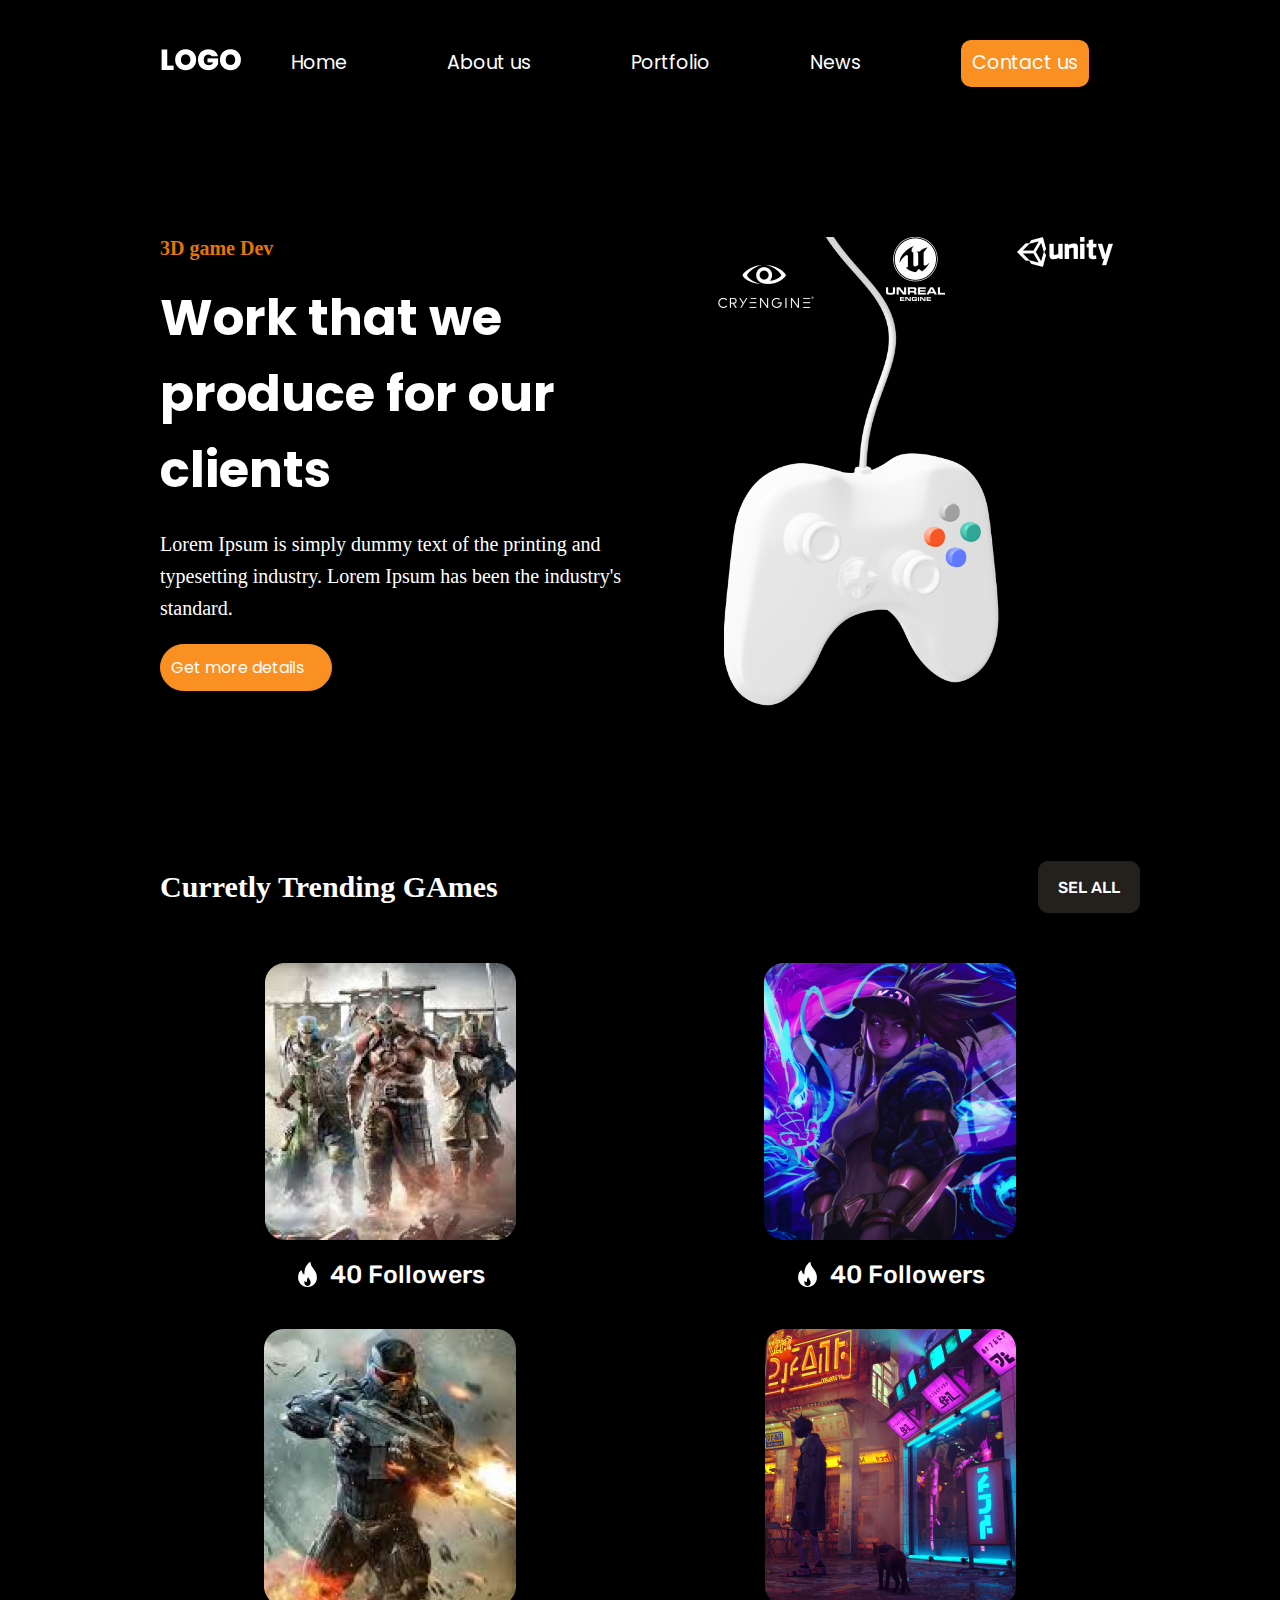
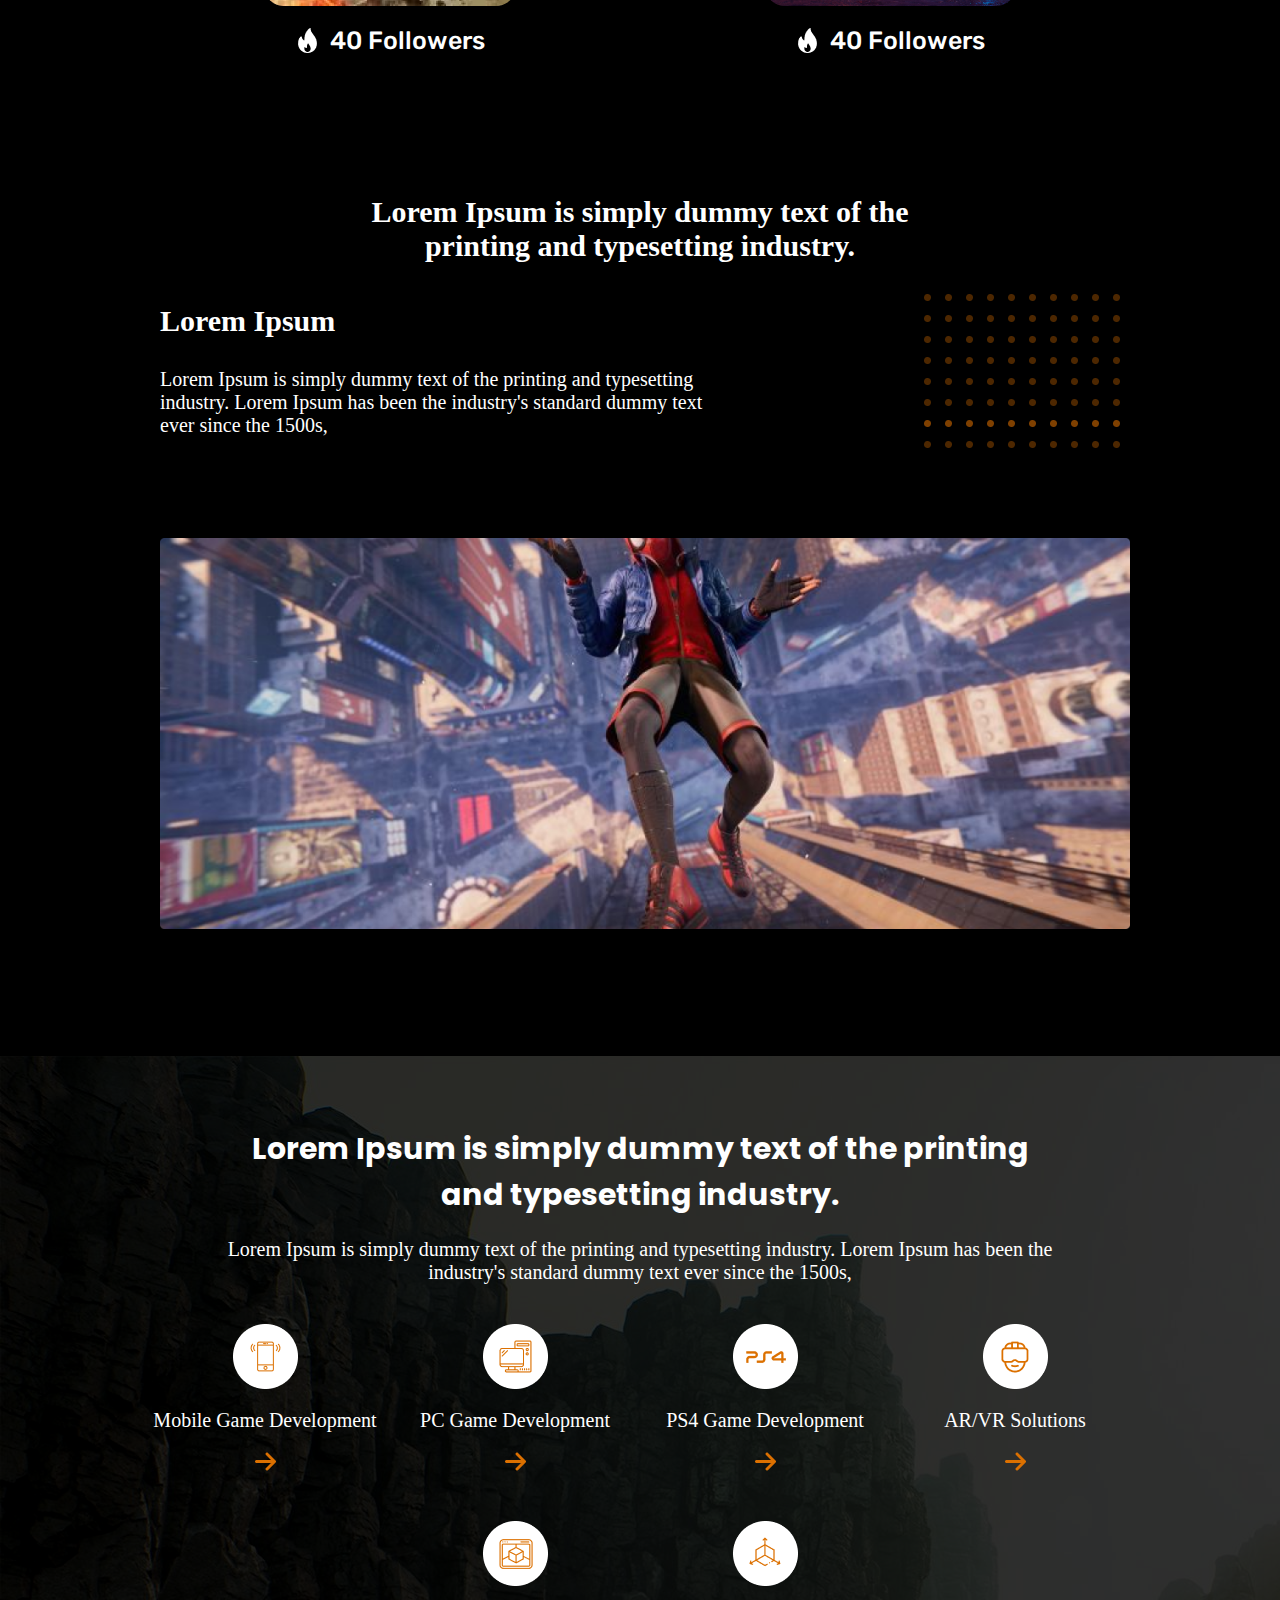
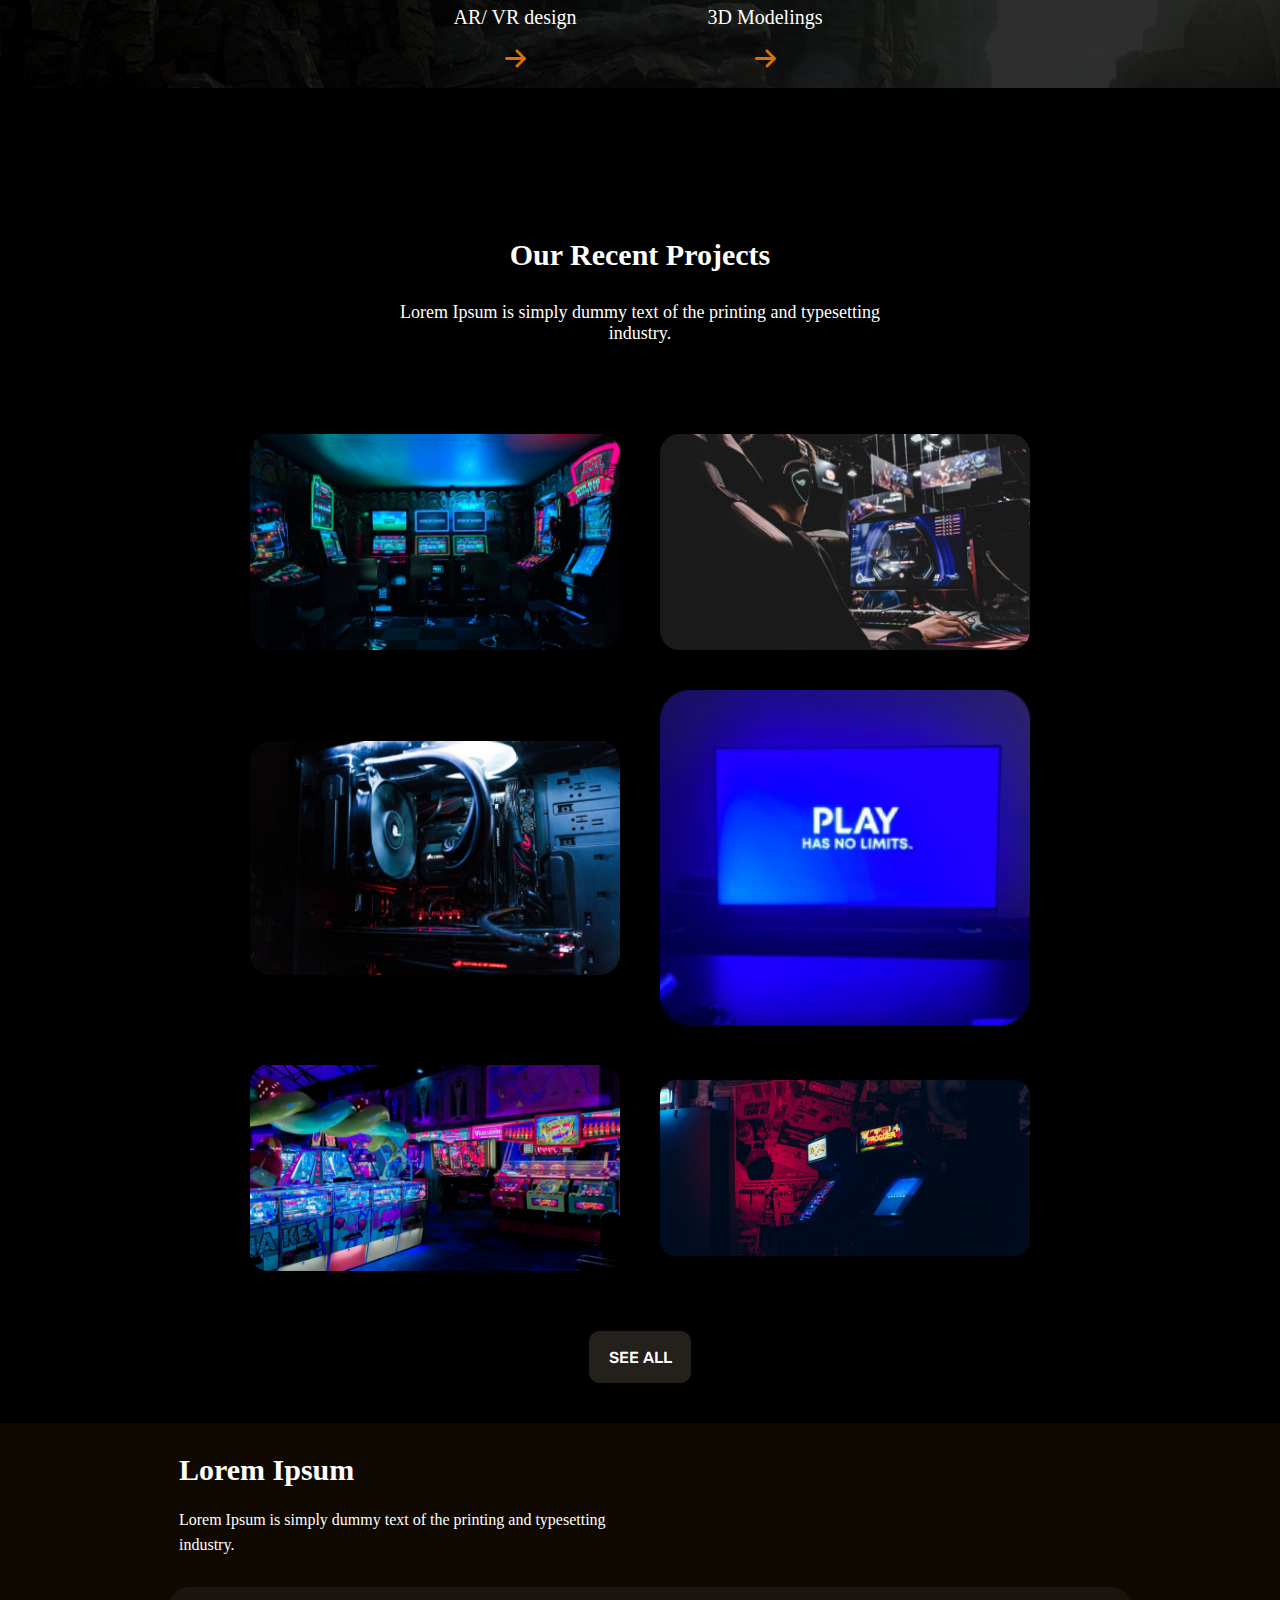
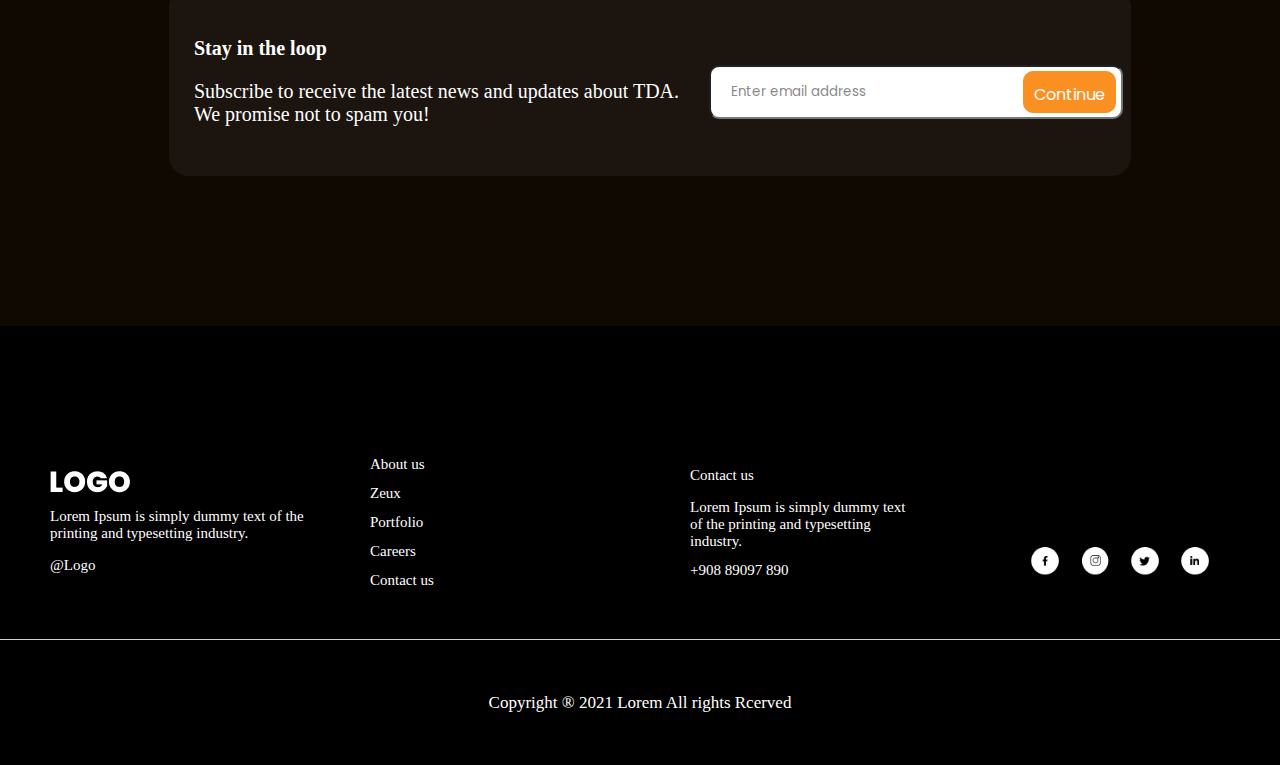
<file: index.html>
<!DOCTYPE html>
<html>
<head>
    <link href="assets/CSS/estilo.css" rel="stylesheet">
    <meta charset="UTF-8">
    <link rel="preconnect" href="https://fonts.googleapis.com">
    <link rel="preconnect" href="https://fonts.gstatic.com" crossorigin>
    <link href="https://fonts.googleapis.com/css2?family=Montserrat:wght@300;400;600;700&family=Open+Sans:ital@0;1&family=Oswald:wght@400;700&family=Poppins:wght@300;400;500;600;700&display=swap" rel="stylesheet">
    <link rel="preconnect" href="https://fonts.googleapis.com">
    <link rel="preconnect" href="https://fonts.gstatic.com" crossorigin>
    <link href="https://fonts.googleapis.com/css2?family=Montserrat:wght@300;400;600;700&family=Open+Sans:ital@0;1&family=Oswald:wght@400;700&family=Poppins:wght@300;400;500;600;700&family=Rubik:wght@400;500;700&display=swap" rel="stylesheet">
    <meta name="viewport" content="width=device-width, initial-scale=1.0">
    <title>Gaming Platform</title>
</head>
<body>
    <header>
        <div class="header-area">
            <div class="header-logo"><img src="assets/Imagens/Logo/LOGO.png"> </div>
            <div class="header-menu">
                <nav>
                    <ul>
                        <li><a href="index.html" >Home</a></li>
                        <li><a href="assets/paginas/About us.html" >About us</a></li>
                        <LI><a href="assets/paginas/Portifolio.html" >Portfolio</a></LI>
                        <li><a href="assets/paginas/news.html" >News</a></li>
                        <li><a href="assets/paginas/contactus.html" class="active" >Contact us</a></li>                  
                    </ul>
                    <div class="menu">
                        <div class="menu-linha"></div>
                        <div class="menu-linha"></div>
                        <div class="menu-linha"></div>
                    </div>
                </nav>
            </div>
        </div>
    </header>
    <main>
        <section class="container">
            <div class="container-conteudo">
                <div class="area1">
                    <div class="area1-text">
                        <h1>3D game Dev </h1>
                        <h2>Work that we<br>produce for our <br> clients</h2>
                        <p>Lorem Ipsum is simply dummy text of the printing and typesetting industry. Lorem Ipsum has been the industry's standard.</p>
                        <a href="" class="button">Get more details</a>
                    </div>
                    <div class="area1-img">
                        <div class="img1"><img src="assets/Imagens/Logo/cry 1.png"></div>
                        <div class="img2"><img src="assets/Imagens/Logo/unreal 1.png"></div>
                        <div class="img3"><img src="assets/Imagens/Logo/unity 1.png"></div>
                    </div>
                </div>
            </div>
        </section>
        <section class="container">
            <div class="container-conteudo">
                <div class="thumb-text">
                    <h1>Curretly Trending GAmes</h1>
                    <a href="" class="button-dark">Sel All</a>
                </div>
                <div class="thumb-img">
                    <div class="thumb-img-area">
                        <img src="assets/Imagens/Home/img/Rectangle 23.png">
                        <div class="thumb-img-area-item">
                            <img src="assets/Imagens/Home/icones/fire 1.png">
                            <h1>40 Followers</h1>
                        </div>
                    </div>
                    <div class="thumb-img-area">
                        <img src="assets/Imagens/Home/img/Rectangle 24.png">
                        <div class="thumb-img-area-item">
                            <img src="assets/Imagens/Home/icones/fire 1.png">
                            <h1>40 Followers</h1>
                        </div>
                    </div>
                    <div class="thumb-img-area">
                        <img src="assets/Imagens/Home/img/Rectangle 25.png">
                        <div class="thumb-img-area-item">
                            <img src="assets/Imagens/Home/icones/fire 1.png">
                            <h1 >40 Followers</h1>
                        </div>
                    </div>
                    <div class="thumb-img-area">
                        <img src="assets/Imagens/Home/img/Rectangle 26.png">
                        <div class="thumb-img-area-item">
                            <img src="assets/Imagens/Home/icones/fire 1.png">
                            <h1>40 Followers</h1>
                        </div>
                    </div>
                </div>
            </div>
        </section>

        <section class="container">
            <div class="container-conteudo">
                <div class="area3">
                    <div class="area3-header">
                        <h1>Lorem Ipsum is simply dummy text of the<br> printing and typesetting industry.</h1>
                    </div>
                    <div class="area3-body">
                        <div class="area3-item1">
                            <div class="area3-item1-text">
                                <h1>Lorem Ipsum</h1>
                                <p>Lorem Ipsum is simply dummy text of the printing and typesetting industry. Lorem Ipsum has been the industry's standard dummy text ever since the 1500s,</p>
                            </div> 
                            <img src="assets/Imagens/Home/icones/pontilhado.png" >
                        </div>
                        <img src="assets/Imagens/Home/img/Rectangle 4.png">
                    </div>
                </div>
                </div>
        </section>
        <section class="container bg">
            <div class="container bg2">
                <div class="container-conteudo">
                    <div class="plataform-header">
                        <div class="plataform-header-item1">
                            <H2>Lorem Ipsum is simply dummy text of the printing<br>and typesetting industry.</H2>
                            <P>Lorem Ipsum is simply dummy text of the printing and typesetting industry. Lorem Ipsum has been the<br> industry's standard dummy text ever since the 1500s,</P>
                        </div>
                    </div>
                    <div class="plataform-body">
                        <div class="plataform-body-area">
                            <div class="banner-area1">
                                <img src="assets/Imagens/Home/icones/celular.png">
                                <p>Mobile Game Development</p>
                                <img  class="seta" src="assets/Imagens/Home/icones/seta direita.png">
                            </div>
                            <div class="banner-area1">
                                <img src="assets/Imagens/Home/icones/Computador.png">
                                <p>PC Game Development</p>
                                <img class="seta" src="assets/Imagens/Home/icones/seta direita.png">
                            </div>
                            <div class="banner-area1">
                                <img src="assets/Imagens/Home/icones/ps4.png">
                                <p>PS4 Game Development</p>
                                <img class="seta" src="assets/Imagens/Home/icones/seta direita.png">
                            </div>
                            <div class="banner-area1">
                                <img src="assets/Imagens/Home/icones/rosto.png">
                                <p>AR/VR Solutions</p>
                                <img class="seta" src="assets/Imagens/Home/icones/seta direita.png">
                            </div>
                            <div class="banner-area1 item1">
                                <img src="assets/Imagens/Home/icones/modelagem1.png">
                                <p>AR/ VR design</p>
                                <img class="seta" src="assets/Imagens/Home/icones/seta direita.png">
                            </div>
                            <div class="banner-area1 item2">
                                <img src="assets/Imagens/Home/icones/modelagem2.png">
                                <p>3D Modelings</p>
                                <img class="seta" src="assets/Imagens/Home/icones/seta direita.png">
                            </div>
                        </div>
                    </div>
                </div>
            </div>
        </section>
        <section class="container">
            <div class="container-conteudo">
                <div class="our-projects-header">
                    <div class="our-projects-header-area">
                        <h1>Our Recent Projects</h1>
                        <p>Lorem Ipsum is simply dummy text of the printing and typesetting <br>industry.</p>
                    </div>
                </div>
                <div class="OurRecentProjects-body">
                    <div class="OurRecentProjects-body-area">
                        <div class="OurRecentProjects-item1">
                            <img src="assets/Imagens/Home/img/Rectangle 15.png">
                            <img src="assets/Imagens/Home/img/Rectangle 16.png">
                            <img src="assets/Imagens/Home/img/Rectangle 17.png">
                            <img src="assets/Imagens/Home/img/Rectangle 19.png">
                            <img src="assets/Imagens/Home/img/Rectangle 18.png">
                            <img src="assets/Imagens/Home/img/Rectangle 20.png">
                        </div>
                        <a class="button-dark Projects" href="">SEE ALL</a>
                    </div>
                </div>
            </div>
        </section>
        <section class="container dois">
            <div class="container-final">
                <div class="container-header-final">
                    <h1>Lorem Ipsum</h1>
                    <p>Lorem Ipsum is simply dummy text of the printing and typesetting <br>industry.</p>
                </div>
                <div class="container-body-final">
                   <div class="final-text">
                    <h1>Stay in the loop</h1>
                    <p>Subscribe to receive the latest news and updates about TDA.<br>We promise not to spam you! </p>
                   </div>
                   <div class="final-email">
                        <input type="email" name="email" placeholder="Enter email address">
                        <a class="button email" href="">Continue</a>
                   </div>
                </div>
            </div>
        </section>
    </main>
    <footer>
            <div class="container-footer">
                <div class="container-footer-header">
                    <div class="footer">
                        <img src="assets/Imagens/Logo/LOGO.png">
                        <p>Lorem Ipsum is simply dummy text of the <br>printing and typesetting industry. </p>
                        <h3>@Logo</h2>
                    </div>
                    <div class="footer">
                        <h1>About us</h1>
                        <h2>Zeux</h2>
                        <h2>Portfolio</h2>
                        <h2>Careers</h2>
                        <h2>Contact us</h2>
                    </div>
                    <div class="footer">
                        <h1>Contact us</h1>
                        <p>Lorem Ipsum is simply dummy text <br>of the printing and typesetting <br>industry. </p>
                        <h2>+908 89097 890</h2>
                    </div>
                    <div class="footer1">
                        <img src="assets/Imagens/Logo/Group 5.png">
                        <img src="assets/Imagens/Logo/instagram com circulo branco.png">
                        <img src="assets/Imagens/Logo/twiter.png">
                        <img src="assets/Imagens/Logo/linkdein.png">
                    </div>
                </div>
            </div>
            <div class="container-footer-final">
                <h1>Copyright ® 2021 Lorem All rights Rcerved</h1>
            </div>
    </footer>
        <script src="assets/JS/scrpit.js"></script>
</body>
</html>
</file>
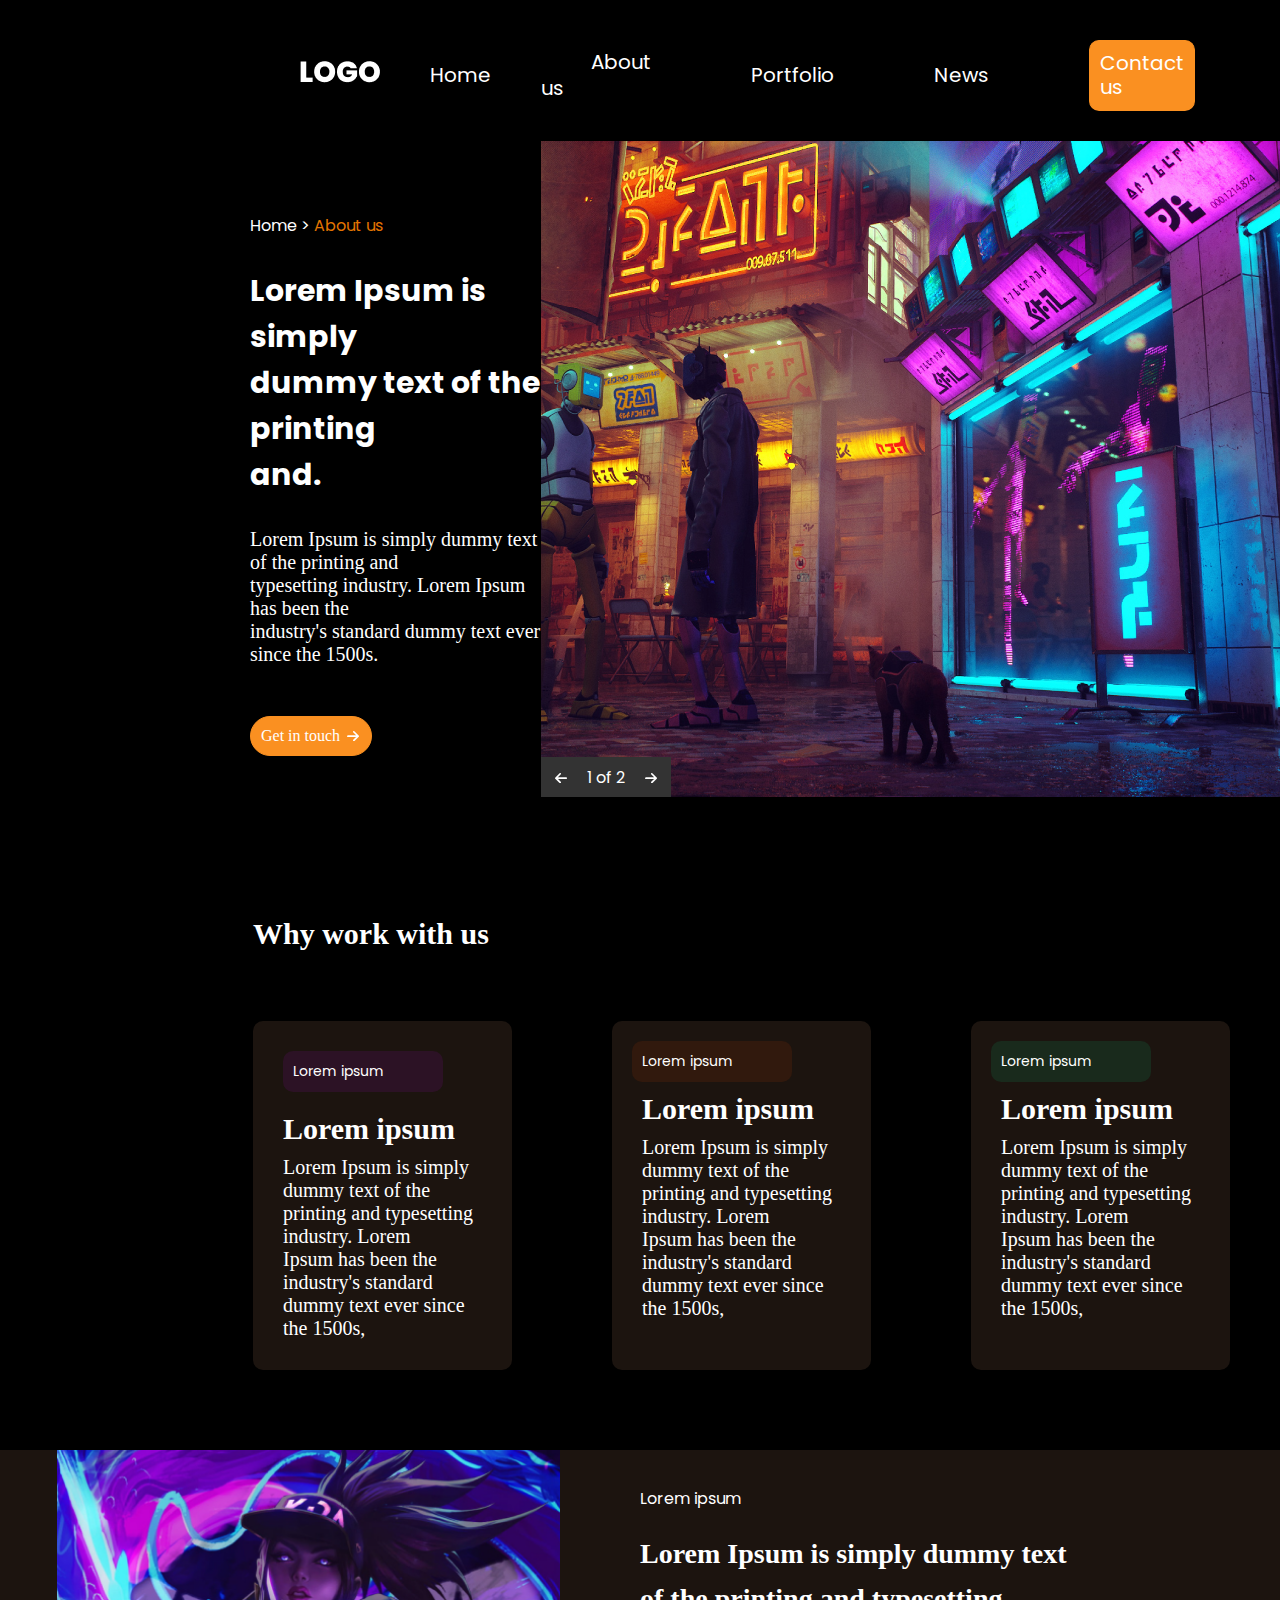
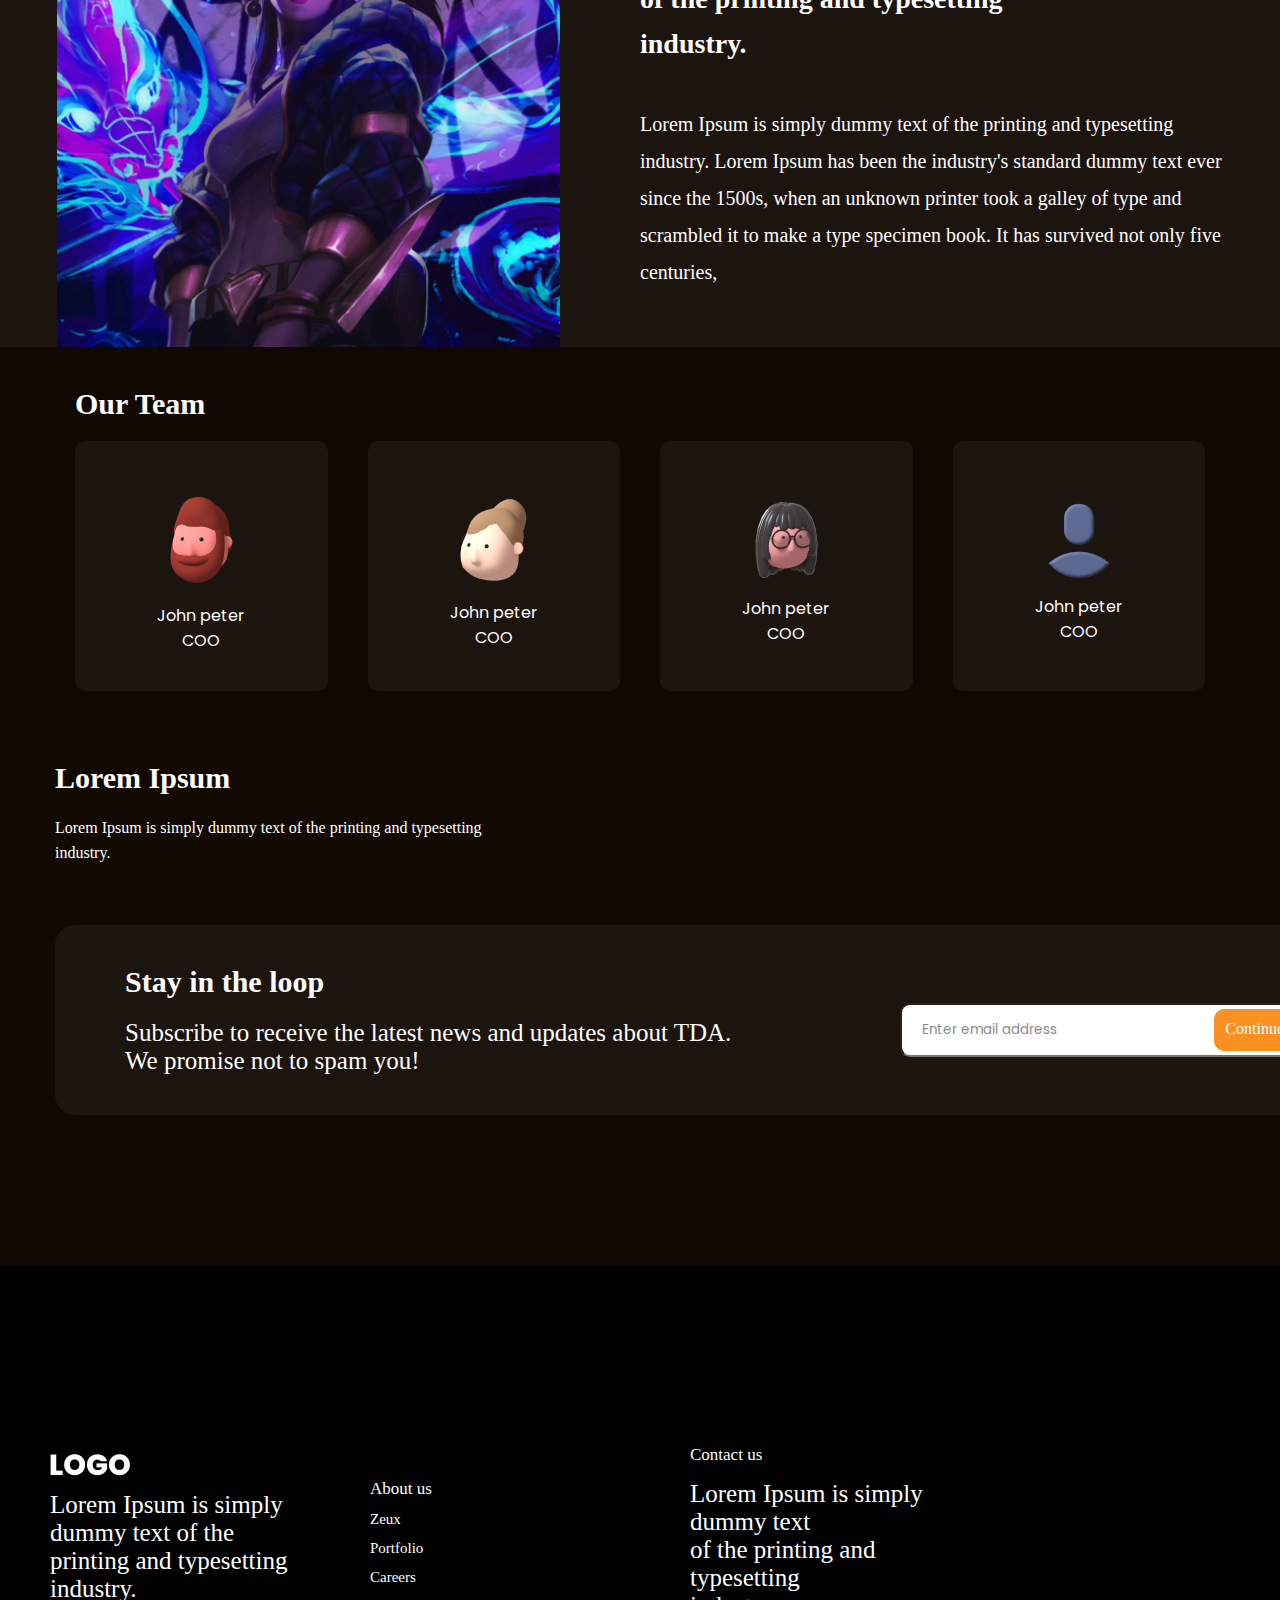
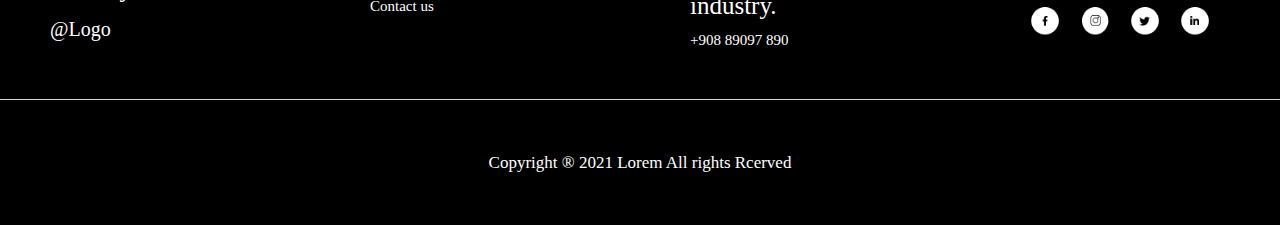
<file: assets/paginas/about us.html>
<!DOCTYPE html>
<html>
<head>
    <link href="../CSS/about us/estilo.css" rel="stylesheet">
    <meta charset="UTF-8">
    <link rel="preconnect" href="https://fonts.googleapis.com">
    <link rel="preconnect" href="https://fonts.gstatic.com" crossorigin>
    <link href="https://fonts.googleapis.com/css2?family=Montserrat:wght@300;400;600;700&family=Open+Sans:ital@0;1&family=Oswald:wght@400;700&family=Poppins:wght@300;400;500;600;700&display=swap" rel="stylesheet">
    <link rel="preconnect" href="https://fonts.googleapis.com">
    <link rel="preconnect" href="https://fonts.gstatic.com" crossorigin>
    <link href="https://fonts.googleapis.com/css2?family=Montserrat:wght@300;400;600;700&family=Open+Sans:ital@0;1&family=Oswald:wght@400;700&family=Poppins:wght@300;400;500;600;700&family=Rubik:wght@400;500;700&display=swap" rel="stylesheet">
    <meta name="viewport" content="width=device-width, initial-scale=1.0">
    <title>Gaming Platform</title>
</head>
<body>
    <header>
        <div class="header-area">
            <div class="header-logo"><img src="../Imagens/Logo/LOGO.png"> </div>
            <div class="header-menu">
                <nav>
                    <div class="menu-mobile">
                        <div class="menu-linha"></div>
                        <div class="menu-linha"></div>
                        <div class="menu-linha"></div>
                    </div>
                    <ul>
                        <li><a href="../../index.html" >Home</a></li>
                        <li><a href="../paginas/About us.html" >About us</a></li>
                        <LI><a href="../paginas/Portifolio.html" >Portfolio</a></LI>
                        <li><a href="../paginas/news.html" >News</a></li>
                        <li><a href="../paginas/contactus.html" class="active" >Contact us</a></li>               
                    </ul>
                </nav>
            </div>
        </div>
    </header>
    <main>
        <section class="container-width">
                <div class="foto">
                    <div class="foto-text">
                        <div class="foto-text-link">
                            <a href="">Home ></a>
                            <a href="" class="link">About us</a>
                        </div>
                        <h2>Lorem Ipsum is simply <br>dummy text of the printing<br> and.</h2>
                        <p>Lorem Ipsum is simply dummy text of the printing and <br> typesetting industry. Lorem Ipsum has been the<br> industry's standard dummy text ever since the 1500s.</p>
                        <div class="foto-text-button">
                            <a href="" class="button">Get in touch </a>
                            <a href=""> <img src="../Imagens/about us/icones/flexa para direita.png"> </a>
                        </div>
                    </div>
                    <div class="foto-img">
                        <div class="foto-img-text">
                            <img src="../Imagens/about us/icones/flexa para esquerda.png">
                            <h3>1 of 2</h3>
                            <img src="../Imagens/about us/icones/flexa para direita.png">
                        </div>
                        <img class="fotos" src="../Imagens/about us/img/Rectangle 26.png">
                    </div>
                </div>
        </section>

        <section class="container-width">
                <div class="descrição">
                    <div class="descrição-titulo"><h1>Why work with us</h1></div>
                    <div class="descrição-body">
                        <div class="descrição-item-area1">
                            <h3 class="color1">Lorem ipsum</h3>
                            <h1>Lorem ipsum</h1>
                            <p>Lorem Ipsum is simply dummy text of the<br>printing and typesetting industry. Lorem <br>Ipsum has been the industry's standard<br> dummy text ever since the 1500s,</p>
                        </div>
                        <div class="descrição-item-area2">
                            <h3 class="color2">Lorem ipsum</h3>
                            <h1>Lorem ipsum</h1>
                            <p>Lorem Ipsum is simply dummy text of the<br>printing and typesetting industry. Lorem <br>Ipsum has been the industry's standard<br> dummy text ever since the 1500s,</p>
                        </div>
                        <div class="descrição-item-area3">
                            <h3 class="color3">Lorem ipsum</h3>
                            <h1>Lorem ipsum</h1>
                            <p>Lorem Ipsum is simply dummy text of the<br>printing and typesetting industry. Lorem <br>Ipsum has been the industry's standard<br> dummy text ever since the 1500s,</p>
                        </div>
                    </div>
                </div>
        </section>
         
        <section class="container-width color">
            <div class="container-conteudo">
                <div class="industry-body">
                    <div class="industry-img"><img src="../Imagens/about us/img/Rectangle 24.png"> </div>
                    <div class="industry-text">
                        <h3>Lorem ipsum</h3>
                        <h1>Lorem Ipsum is simply dummy text<br> of the printing and typesetting<br> industry. </h1>
                        <p>Lorem Ipsum is simply dummy text of the printing and typesetting industry. Lorem Ipsum has been the industry's standard dummy text ever since the 1500s, when an unknown printer took a galley of type and scrambled it to make a type specimen book. It has survived not only five centuries,</p>
                    </div>
                </div>
            </div>
        </section>

            <section class="container-width2">
                    <div class="our-team">
                        <div class="our-team-titulo"><h1>Our Team</h1></div>
                        <div class="our-team-body">
                            <div class="our-team-area">
                                <div class="our-team-item1">
                                    <img src="../Imagens/about us/icones/Bill 1.png">
                                    <h3>John peter</h3>
                                    <h3>COO</h3>
                                </div>
                                <div class="our-team-item1">
                                    <img src="../Imagens/about us/icones/Beverly 1.png ">
                                    <h3>John peter</h3>
                                    <h3>COO</h3>
                                </div>
                                <div class="our-team-item1">
                                    <img src="../Imagens/about us/icones/Claudia 1.png ">
                                    <h3>John peter</h3>
                                    <h3>COO</h3>
                                </div>
                                <div class="our-team-item1">
                                    <img src="../Imagens/about us/icones/Avatar 1.png">
                                    <h3>John peter</h3>
                                    <h3>COO</h3>
                                </div>
                            </div>
                        </div>
                    </div>
            </section>
    
        <section class="color">
            <section class="container">
                <div class="container-final">
                    <div class="container-header-final">
                        <h1>Lorem Ipsum</h1>
                        <p>Lorem Ipsum is simply dummy text of the printing and typesetting <br>industry.</p>
                    </div>
                    <div class="container-body-final">
                       <div class="final-text">
                        <h1>Stay in the loop</h1>
                        <p>Subscribe to receive the latest news and updates about TDA.<br>We promise not to spam you! </p>
                       </div>
                       <div class="final-email">
                            <input type="email" name="email" placeholder="Enter email address">
                            <a class="button email" href="">Continue</a>
                       </div>
                    </div>
                </div>
            </section>
        </section>

    </main>

    <footer>
        <div class="container-footer">
            <div class="container-footer-header">
                <div class="footer">
                    <img src="../Imagens/Logo/LOGO.png">
                    <p>Lorem Ipsum is simply dummy text of the <br>printing and typesetting industry. </p>
                    <h3>@Logo</h2>
                </div>
                <div class="footer">
                    <h1>About us</h1>
                    <h2>Zeux</h2>
                    <h2>Portfolio</h2>
                    <h2>Careers</h2>
                    <h2>Contact us</h2>
                </div>
                <div class="footer">
                    <h1>Contact us</h1>
                    <p>Lorem Ipsum is simply dummy text <br>of the printing and typesetting <br>industry. </p>
                    <h2>+908 89097 890</h2>
                </div>
                <div class="footer1">
                    <img src="../Imagens/Logo/Group 5.png">
                    <img src="../Imagens/Logo/instagram com circulo branco.png">
                    <img src="../Imagens/Logo/twiter.png">
                    <img src="../Imagens/Logo/linkdein.png">
                </div>
            </div>
        </div>
        <div class="container-footer-final">
            <h1>Copyright ® 2021 Lorem All rights Rcerved</h1>
        </div>
</footer>

</body>

</html>
</file>
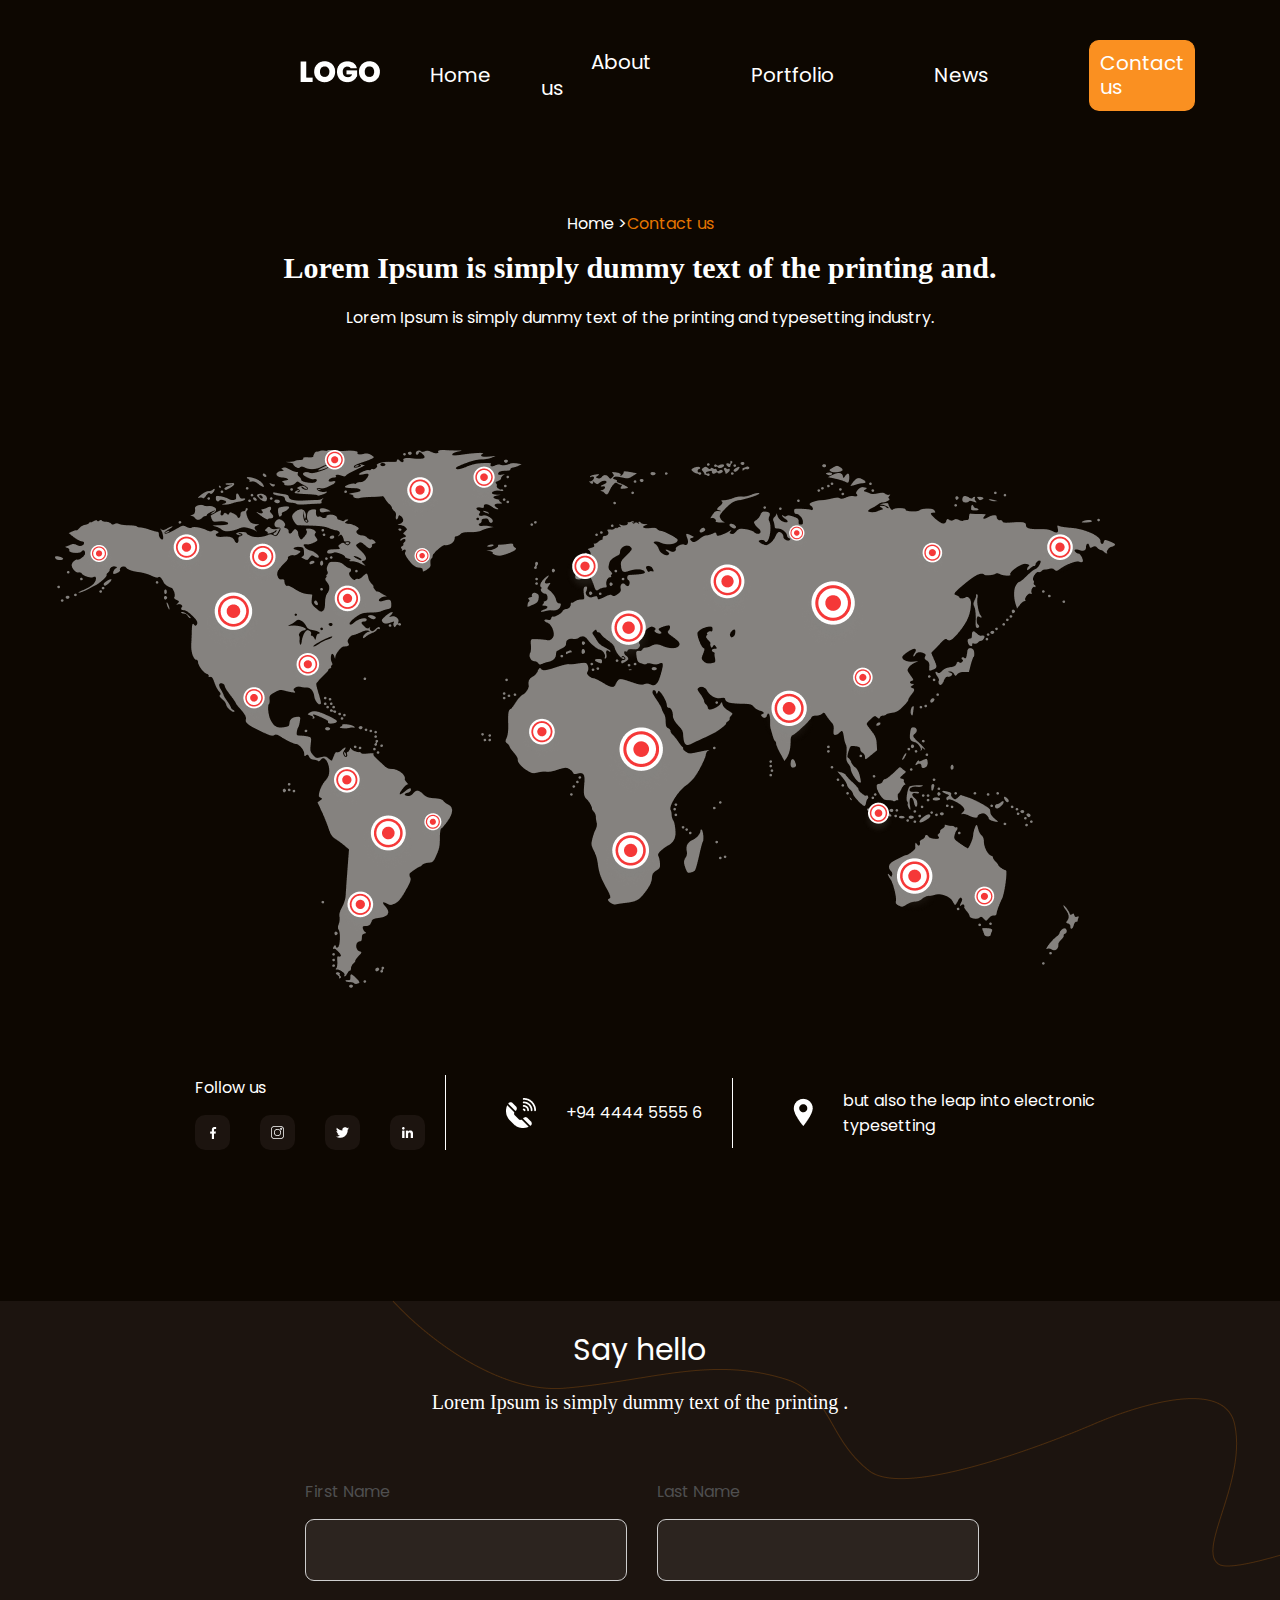
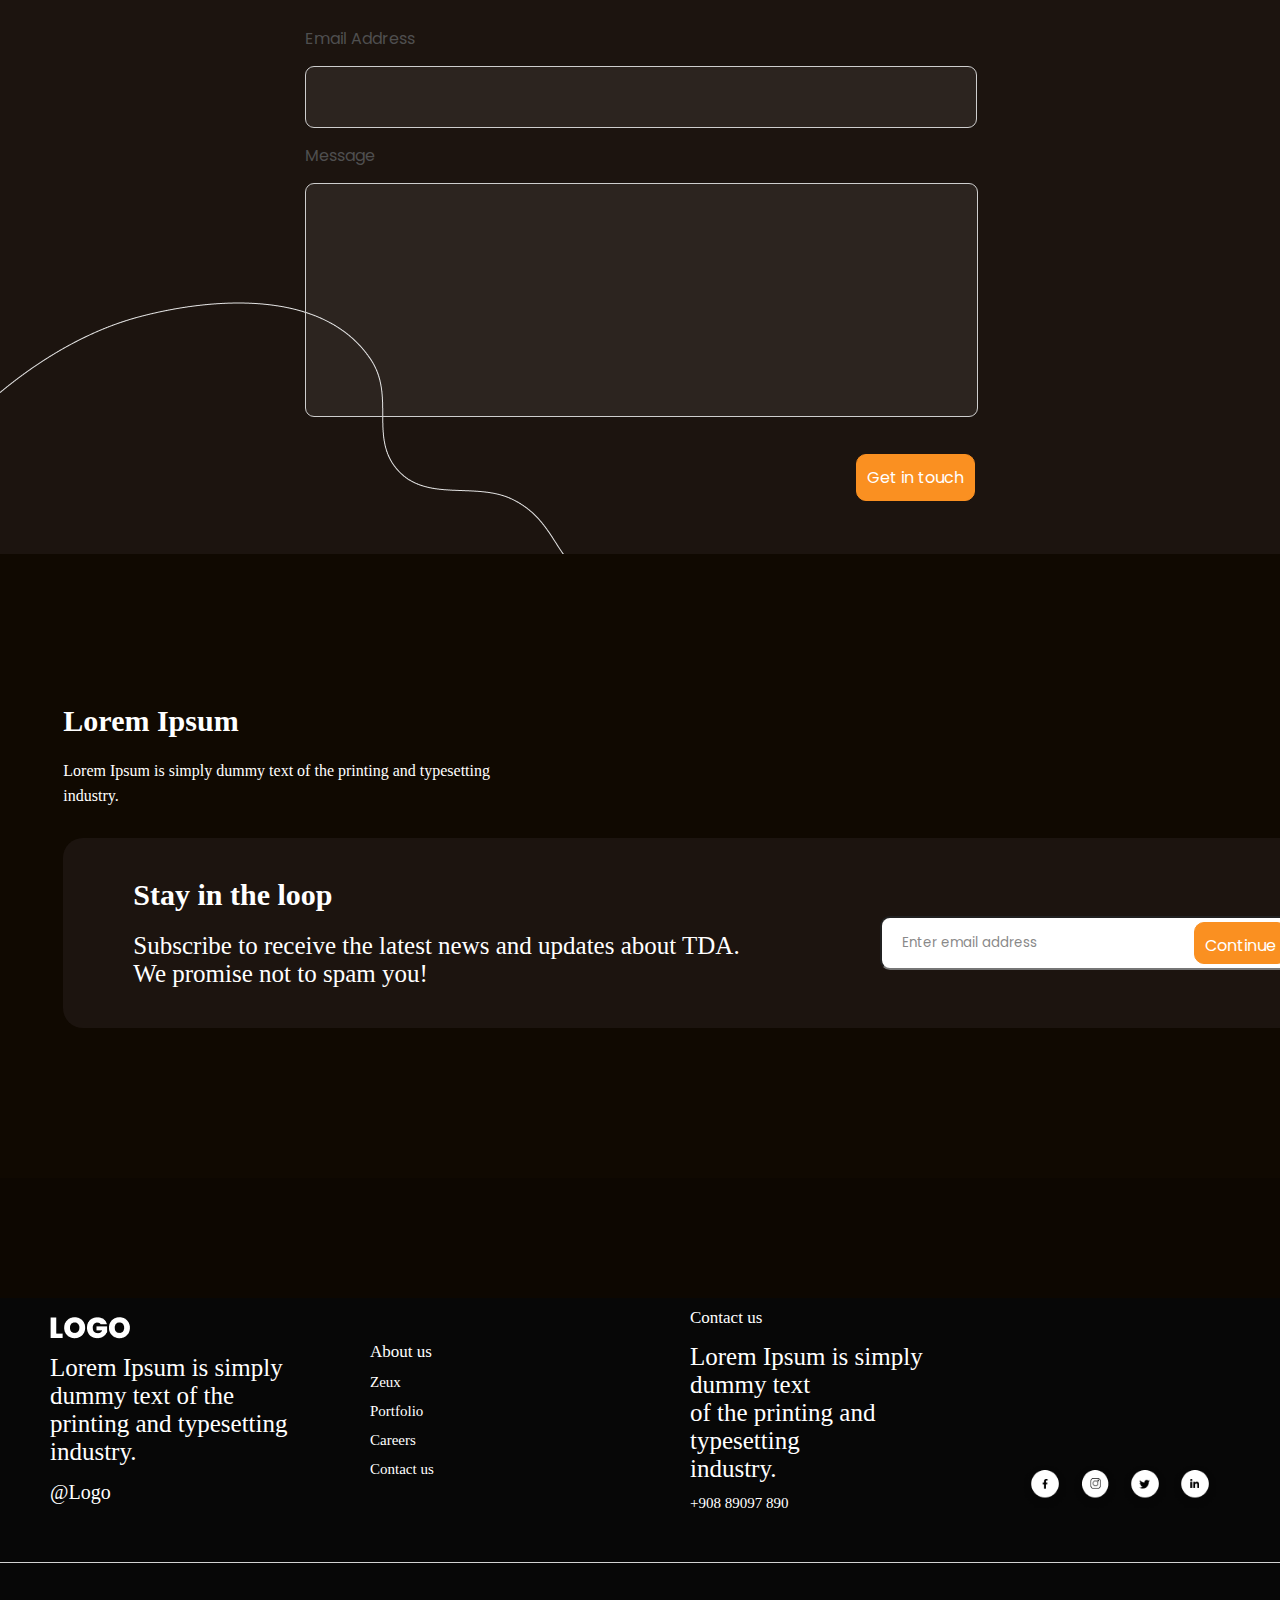
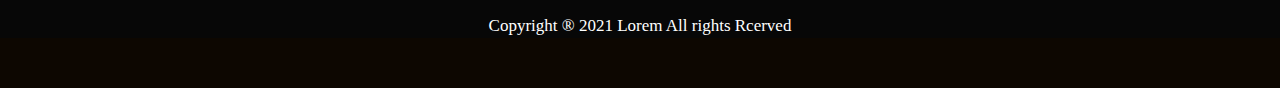
<file: assets/paginas/contactus.html>
<!DOCTYPE html>
<html>
<head>
    <link href="../CSS/contact us/estilo.css" rel="stylesheet">
    <meta charset="UTF-8">
    <link rel="preconnect" href="https://fonts.googleapis.com">
    <link rel="preconnect" href="https://fonts.gstatic.com" crossorigin>
    <link href="https://fonts.googleapis.com/css2?family=Montserrat:wght@300;400;600;700&family=Open+Sans:ital@0;1&family=Oswald:wght@400;700&family=Poppins:wght@300;400;500;600;700&display=swap" rel="stylesheet">
    <link rel="preconnect" href="https://fonts.googleapis.com">
    <link rel="preconnect" href="https://fonts.gstatic.com" crossorigin>
    <link href="https://fonts.googleapis.com/css2?family=Montserrat:wght@300;400;600;700&family=Open+Sans:ital@0;1&family=Oswald:wght@400;700&family=Poppins:wght@300;400;500;600;700&family=Rubik:wght@400;500;700&display=swap" rel="stylesheet">
    <meta name="viewport" content="width=device-width, initial-scale=1.0">
    <title>Gaming Platform</title>
</head>
<body>
    <header>
        <div class="header-area">
            <div class="header-logo"><img src="../Imagens/Logo/LOGO.png"> </div>
            <div class="header-menu">
                <nav>
                    <ul>
                        <li><a href="../../index.html" >Home</a></li>
                        <li><a href="../paginas/About us.html" >About us</a></li>
                        <LI><a href="../paginas/Portifolio.html" >Portfolio</a></LI>
                        <li><a href="../paginas/news.html" >News</a></li>
                        <li><a href="../paginas/contactus.html" class="active" >Contact us</a></li>                
                    </ul>
                </nav>
            </div>
        </div>
    </header>
    <main>
        <section class=" container">
            <div class="container-conteudo">
                <div class="area1">
                    <div class="area1-header">
                        <div class="area1-header-item1">
                            <a href="">Home ></a>
                            <a href="" class="link">Contact us</a>
                        </div>
                        <div class="area1-header-item2">
                            <h1>Lorem Ipsum is simply dummy text of the printing and.</h1>
                            <h3>Lorem Ipsum is simply dummy text of the printing and typesetting industry. </h3>
                        </div>
                    </div>
                </div>
            </div>
        </section>
        <section class=" container">
            <div class="container-conteudo">
                <div class="area2">
                    <div class="area2-item1">
                        <img src="../Imagens/contactus/img/Huge Global.png">
                    </div>
                    <div class="area2-item2">
                        <div class="area2-item2-redes-sociais">
                            <div class="area2-item2-redes-sociais-text">
                                <h3>Follow us</h3>
                            </div>
                            <div class="area2-item2-redes-sociais-img">
                                <div class="area2-item2-redes-sociais-img-conteudo">
                                    <img src="../Imagens/contactus/icone/facebook 1.png">
                                </div>
                                <div class="area2-item2-redes-sociais-img-conteudo">
                                    <img src="../Imagens/contactus/icone/instagram 1.png ">
                                </div>
                                <div class="area2-item2-redes-sociais-img-conteudo">
                                    <img src="../Imagens/contactus/icone/twitter 1.png">
                                </div>
                                <div class="area2-item2-redes-sociais-img-conteudo">
                                    <img src="../Imagens/contactus/icone/linkedin 1.png" >
                                </div>
                            </div>
                        </div>
                        <div class="area2-item2-telefone">
                            <img src="../Imagens/contactus/icone/phone 1.png">
                            <h3>+94 4444 5555 6</h3>
                            <div class="bar"></div>
                        </div>
                        <div class="area2-item2-localização">
                            <img src="../Imagens/contactus/icone/Vector.png">
                            <h3>but also the leap into electronic <br>typesetting</h3>
                        </div>
                    </div>
                </div>
            </div>
        </section>
        <section class="container bg">
            <div class="container-conteudo">
                <div class="area3">
                        <div class="area3-header">
                            <h3>Say hello</h3>
                            <p>Lorem Ipsum is simply dummy text of the printing .</p>
                        </div>
                        <div class="area3-body">
                            <div class="area3-item1">
                                <label>
                                    <h3>First Name</h3>
                                    <input type="text" name="text">
                                </label>
                                <label>
                                    <h3>Last Name</h3>
                                    <input type="text" name="text">
                                </label>
                            </div>
                            <div class="area3-item2">
                                <label>
                                    <h3>Email Address</h3>
                                    <input type="email" name="value">
                                </label>
                                <label class="active">
                                    <h3>Message</h3>
                                    <textarea></textarea>
                                </label>
                            </div>
                            <a href="" class="button">Get in touch</a>
                        </div>
                </div>
            </div>
        </section>

        <section class="container dois">
            <div class="container-final">
                <div class="container-final-body">
                    <div class="container-header-final">
                        <h1>Lorem Ipsum</h1>
                        <p>Lorem Ipsum is simply dummy text of the printing and typesetting <br>industry.</p>
                    </div>
                    <div class="container-body-final">
                       <div class="final-text">
                        <h1>Stay in the loop</h1>
                        <p>Subscribe to receive the latest news and updates about TDA.<br>We promise not to spam you! </p>
                       </div>
                       <div class="final-email">
                            <input type="email" name="email" placeholder="Enter email address">
                            <a class="button email" href="">Continue</a>
                       </div>
                    </div>
                </div>
            </div>
        </section>

    </main>
    <footer>
        <div class="container-footer">
            <div class="container-footer-header">
                <div class="footer">
                    <img src="../Imagens/Logo/LOGO.png">
                    <p>Lorem Ipsum is simply dummy text of the <br>printing and typesetting industry. </p>
                    <h3>@Logo</h2>
                </div>
                <div class="footer">
                    <h1>About us</h1>
                    <h2>Zeux</h2>
                    <h2>Portfolio</h2>
                    <h2>Careers</h2>
                    <h2>Contact us</h2>
                </div>
                <div class="footer">
                    <h1>Contact us</h1>
                    <p>Lorem Ipsum is simply dummy text <br>of the printing and typesetting <br>industry. </p>
                    <h2>+908 89097 890</h2>
                </div>
                <div class="footer1">
                    <img src="../Imagens/Logo/Group 5.png">
                    <img src="../Imagens/Logo/instagram com circulo branco.png">
                    <img src="../Imagens/Logo/twiter.png">
                    <img src="../Imagens/Logo/linkdein.png">
                </div>
            </div>
        </div>
        <div class="container-footer-final">
            <h1>Copyright ® 2021 Lorem All rights Rcerved</h1>
        </div>
</footer>

</body>
</html>
</file>
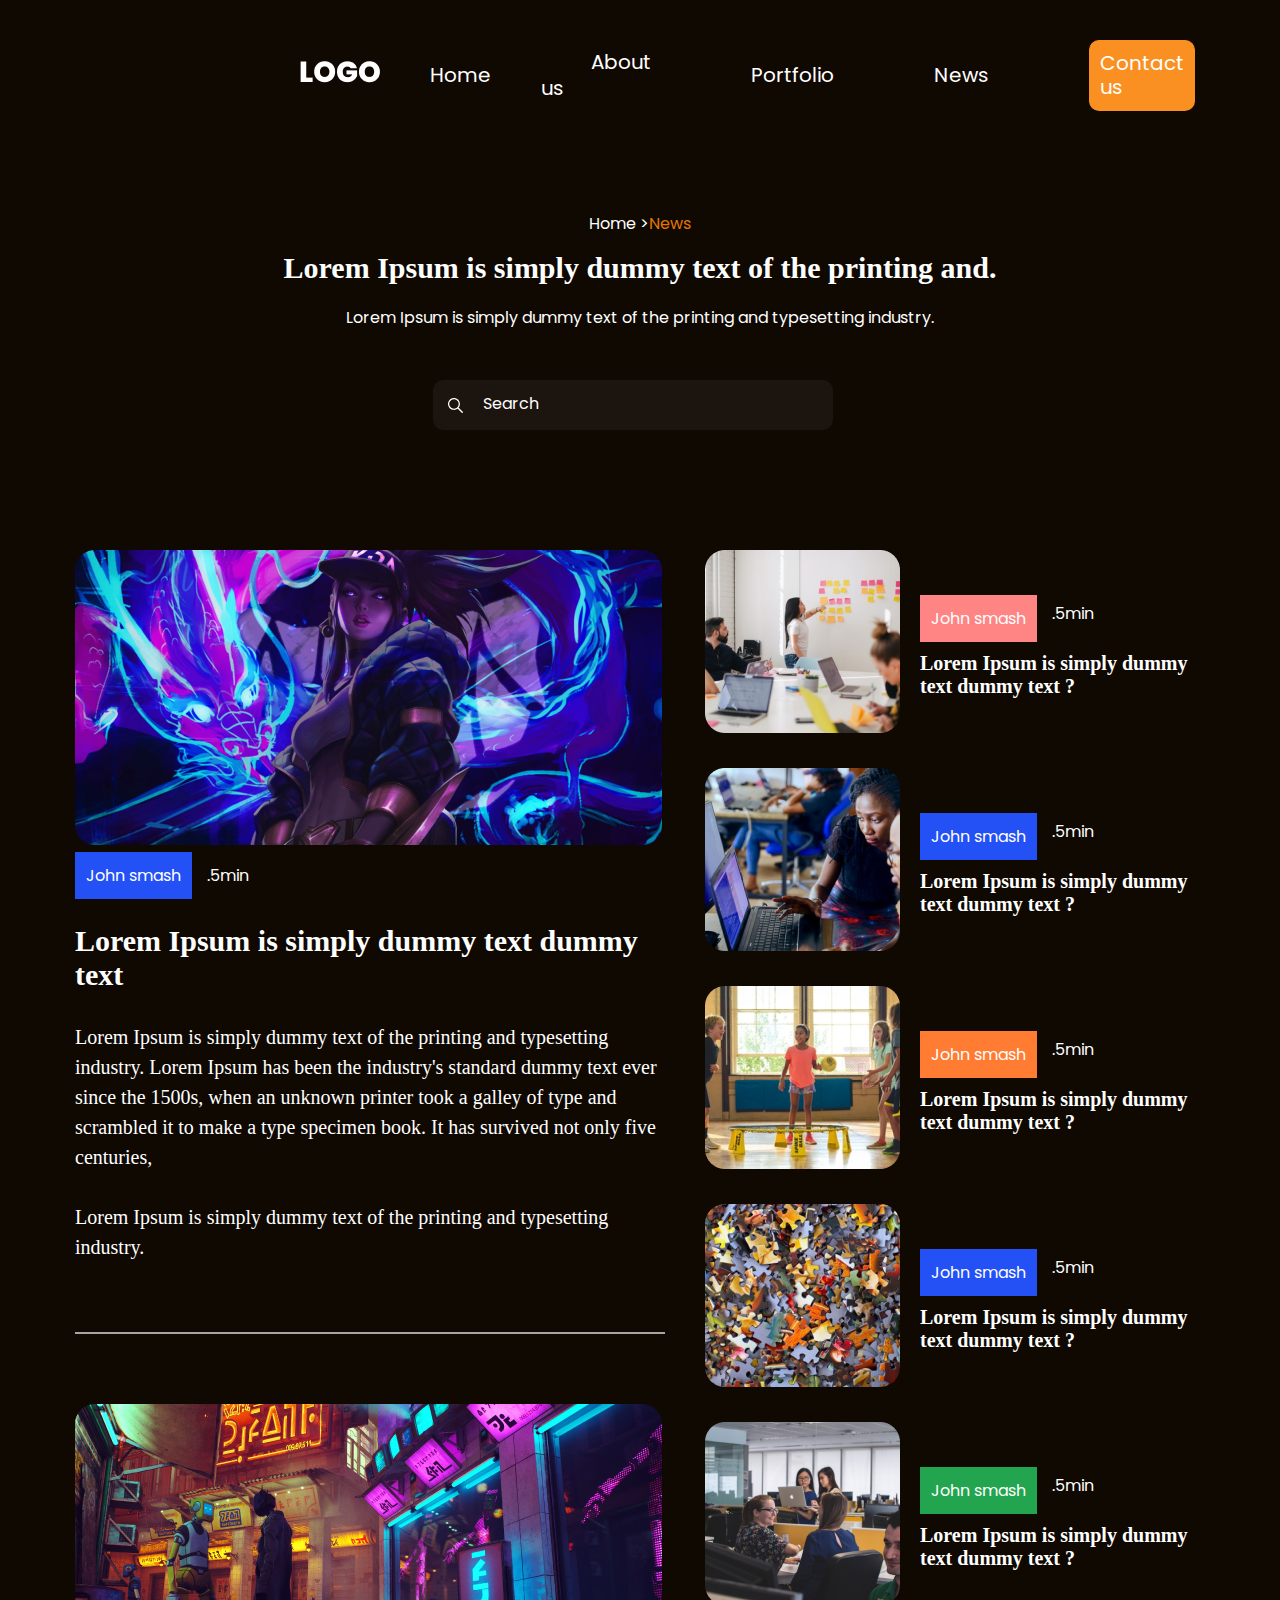
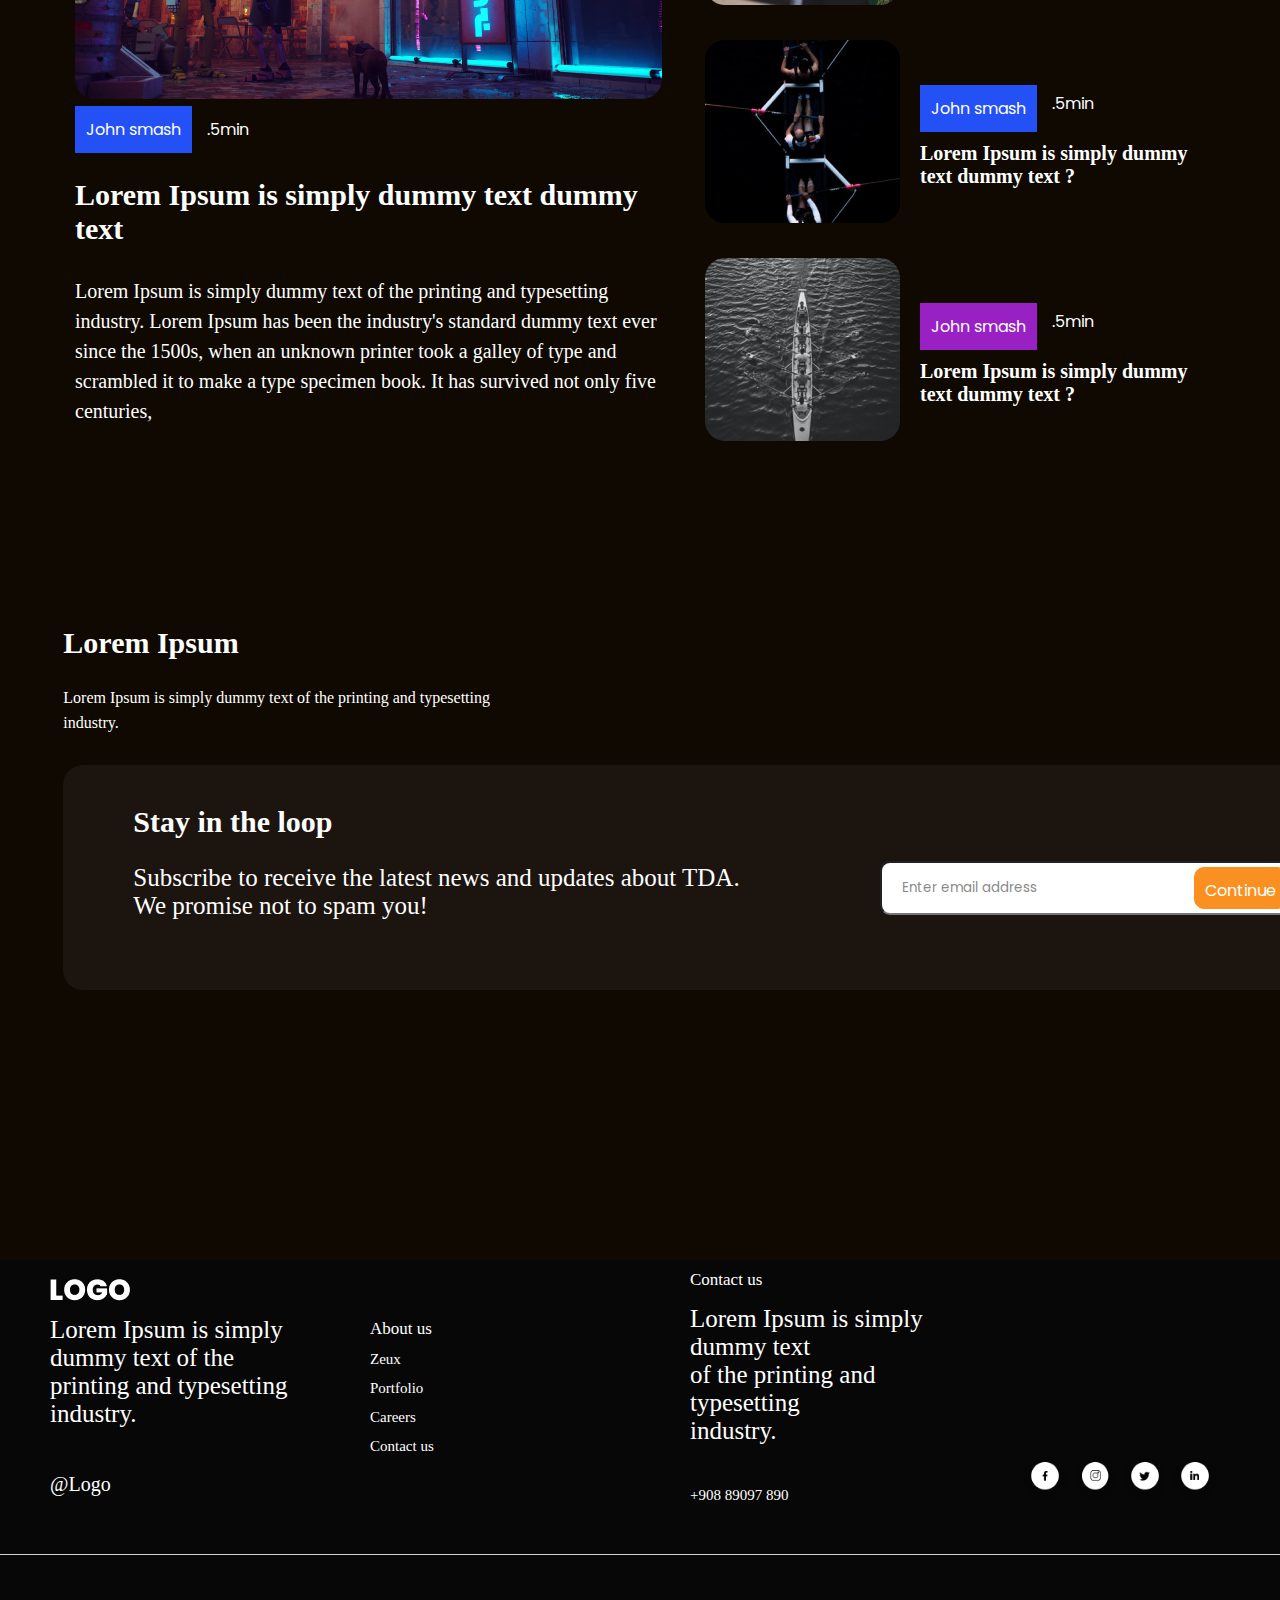
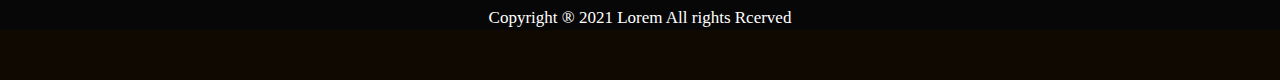
<file: assets/paginas/news.html>
<!DOCTYPE html>
<html>
<head>
    <link href="../CSS/news/estilo.css" rel="stylesheet">
    <meta charset="UTF-8">
    <link rel="preconnect" href="https://fonts.googleapis.com">
    <link rel="preconnect" href="https://fonts.gstatic.com" crossorigin>
    <link href="https://fonts.googleapis.com/css2?family=Montserrat:wght@300;400;600;700&family=Open+Sans:ital@0;1&family=Oswald:wght@400;700&family=Poppins:wght@300;400;500;600;700&display=swap" rel="stylesheet">
    <link rel="preconnect" href="https://fonts.googleapis.com">
    <link rel="preconnect" href="https://fonts.gstatic.com" crossorigin>
    <link href="https://fonts.googleapis.com/css2?family=Montserrat:wght@300;400;600;700&family=Open+Sans:ital@0;1&family=Oswald:wght@400;700&family=Poppins:wght@300;400;500;600;700&family=Rubik:wght@400;500;700&display=swap" rel="stylesheet">
    <meta name="viewport" content="width=device-width, initial-scale=1.0">
    <title>Gaming Platform</title>
</head>
<body>
    <header>
        <div class="header-area">
            <div class="header-logo"><img src="../Imagens/Logo/LOGO.png"> </div>
            <div class="header-menu">
                <nav>
                    <ul>
                        <li><a href="../../index.html" >Home</a></li>
                        <li><a href="../paginas/About us.html" >About us</a></li>
                        <LI><a href="../paginas/Portifolio.html" >Portfolio</a></LI>
                        <li><a href="../paginas/news.html" >News</a></li>
                        <li><a href="../paginas/contactus.html" class="active" >Contact us</a></li>            
                    </ul>
                </nav>
            </div>
        </div>
    </header>
    <main>

        <section class=" container">
            <div class="container-conteudo">
                <div class="area1">
                    <div class="area1-header">
                        <div class="area1-header-item1">
                            <a href="">Home ></a>
                            <a href="" class="link">News</a>
                        </div>
                        <div class="area1-header-item2">
                            <h1>Lorem Ipsum is simply dummy text of the printing and.</h1>
                            <h3>Lorem Ipsum is simply dummy text of the printing and typesetting industry. </h3>
                        </div>
                    </div>
                    <div class="area1-search">
                        <img src="../Imagens/News/icones/lupa.png">
                        <input type="search" name="search" placeholder="Search">
                    </div>
                </div>
            </div>
        </section>

        <section class=" container">
            <div class="container-conteudo">
                <div class="area2">
                    <div class="area2-item1">
                        <div class="area2-item1-primeiro">
                            <img src="../Imagens/News/img/Rectangle 274.png">
                            <div class="area2-item1-primeiro-color1">
                                <a href="" class="color1">John smash</a>
                                <h3>.5min</h3>
                            </div>
                            <h1>Lorem Ipsum is simply dummy text dummy text </h1>
                            <p>Lorem Ipsum is simply dummy text of the printing and typesetting industry. Lorem Ipsum has been the industry's standard dummy text ever since the 1500s, when an unknown printer took a galley of type and scrambled it to make a type specimen book. It has survived not only five centuries,</p>
                            <p>Lorem Ipsum is simply dummy text of the printing and typesetting industry. </p>
                            <div class="bar"></div>
                        </div>
                        <div class="area2-item1-primeiro">
                            <img src="../Imagens/News/img/Rectangle 274 (1).png">
                            <div class="area2-item1-primeiro-color1">
                                <a href="" class="color1">John smash</a>
                                <h3>.5min</h3>
                            </div>
                            <h1>Lorem Ipsum is simply dummy text dummy text </h1>
                            <p>Lorem Ipsum is simply dummy text of the printing and typesetting industry. Lorem Ipsum has been the industry's standard dummy text ever since the 1500s, when an unknown printer took a galley of type and scrambled it to make a type specimen book. It has survived not only five centuries,</p>
                        </div>
                    </div>

                    <div class="area2-item2">

                        <div class="area2-item2-segundo">
                            <img src="../Imagens/News/img/Rectangle 276 (6).png">
                            <div class="area2-item2-segundo-text">
                                <div class="area2-item1-primeiro-color1">
                                    <a href="" class="color2">John smash</a>
                                    <h3>.5min</h3>
                                </div>
                                <h1>Lorem Ipsum is simply dummy text dummy text ? </h1>
                            </div>
                        </div>

                        <div class="area2-item2-segundo">
                            <img src="../Imagens/News/img/Rectangle 276 (5).png">
                            <div class="area2-item2-segundo-text">
                                <div class="area2-item1-primeiro-color1">
                                    <a href="" class="color1">John smash</a>
                                    <h3>.5min</h3>
                                </div>
                                <h1>Lorem Ipsum is simply dummy text dummy text ? </h1>
                            </div>
                        </div>

                        <div class="area2-item2-segundo">
                            <img src="../Imagens/News/img/Rectangle 276 (4).png">
                            <div class="area2-item2-segundo-text">
                                <div class="area2-item1-primeiro-color1">
                                    <a href="" class="color3">John smash</a>
                                    <h3>.5min</h3>
                                </div>
                                <h1>Lorem Ipsum is simply dummy text dummy text ? </h1>
                            </div>
                        </div>

                        <div class="area2-item2-segundo">
                            <img src="../Imagens/News/img/Rectangle 276 (3).png">
                            <div class="area2-item2-segundo-text">
                                <div class="area2-item1-primeiro-color1">
                                    <a href="" class="color1">John smash</a>
                                    <h3>.5min</h3>
                                </div>
                                <h1>Lorem Ipsum is simply dummy text dummy text ? </h1>
                            </div>
                        </div>

                        <div class="area2-item2-segundo">
                            <img src="../Imagens/News/img/Rectangle 276 (2).png">
                            <div class="area2-item2-segundo-text">
                                <div class="area2-item1-primeiro-color1">
                                    <a href="" class="color4">John smash</a>
                                    <h3>.5min</h3>
                                </div>
                                <h1>Lorem Ipsum is simply dummy text dummy text ? </h1>
                            </div>
                        </div>

                        <div class="area2-item2-segundo">
                            <img src="../Imagens/News/img/Rectangle 276 (7).png">
                            <div class="area2-item2-segundo-text">
                                <div class="area2-item1-primeiro-color1">
                                    <a href="" class="color1">John smash</a>
                                    <h3>.5min</h3>
                                </div>
                                <h1>Lorem Ipsum is simply dummy text dummy text ? </h1>
                            </div>
                        </div>

                        <div class="area2-item2-segundo">
                            <img src="../Imagens/News/img/Rectangle 276.png">
                            <div class="area2-item2-segundo-text">
                                <div class="area2-item1-primeiro-color1">
                                    <a href="" class="color5">John smash</a>
                                    <h3>.5min</h3>
                                </div>
                                <h1>Lorem Ipsum is simply dummy text dummy text ? </h1>
                            </div>
                        </div>

                    </div>
                </div>
            </div>
        </section>

        <section class="container dois">
            <div class="container-final">
                <div class="container-final-body">
                    <div class="container-header-final">
                        <h1>Lorem Ipsum</h1>
                        <p>Lorem Ipsum is simply dummy text of the printing and typesetting <br>industry.</p>
                    </div>
                    <div class="container-body-final">
                       <div class="final-text">
                        <h1>Stay in the loop</h1>
                        <p>Subscribe to receive the latest news and updates about TDA.<br>We promise not to spam you! </p>
                       </div>
                       <div class="final-email">
                            <input type="email" name="email" placeholder="Enter email address">
                            <a class="button email" href="">Continue</a>
                       </div>
                    </div>
                </div>
            </div>
        </section>

    </main>
    <footer>
        <div class="container-footer">
            <div class="container-footer-header">
                <div class="footer">
                    <img src="../Imagens/Logo/LOGO.png">
                    <p>Lorem Ipsum is simply dummy text of the <br>printing and typesetting industry. </p>
                    <h3>@Logo</h2>
                </div>
                <div class="footer">
                    <h1>About us</h1>
                    <h2>Zeux</h2>
                    <h2>Portfolio</h2>
                    <h2>Careers</h2>
                    <h2>Contact us</h2>
                </div>
                <div class="footer">
                    <h1>Contact us</h1>
                    <p>Lorem Ipsum is simply dummy text <br>of the printing and typesetting <br>industry. </p>
                    <h2>+908 89097 890</h2>
                </div>
                <div class="footer1">
                    <img src="../Imagens/Logo/Group 5.png">
                    <img src="../Imagens/Logo/instagram com circulo branco.png">
                    <img src="../Imagens/Logo/twiter.png">
                    <img src="../Imagens/Logo/linkdein.png">
                </div>
            </div>
        </div>
        <div class="container-footer-final">
            <h1>Copyright ® 2021 Lorem All rights Rcerved</h1>
        </div>
</footer>

</body>
</html>
</file>
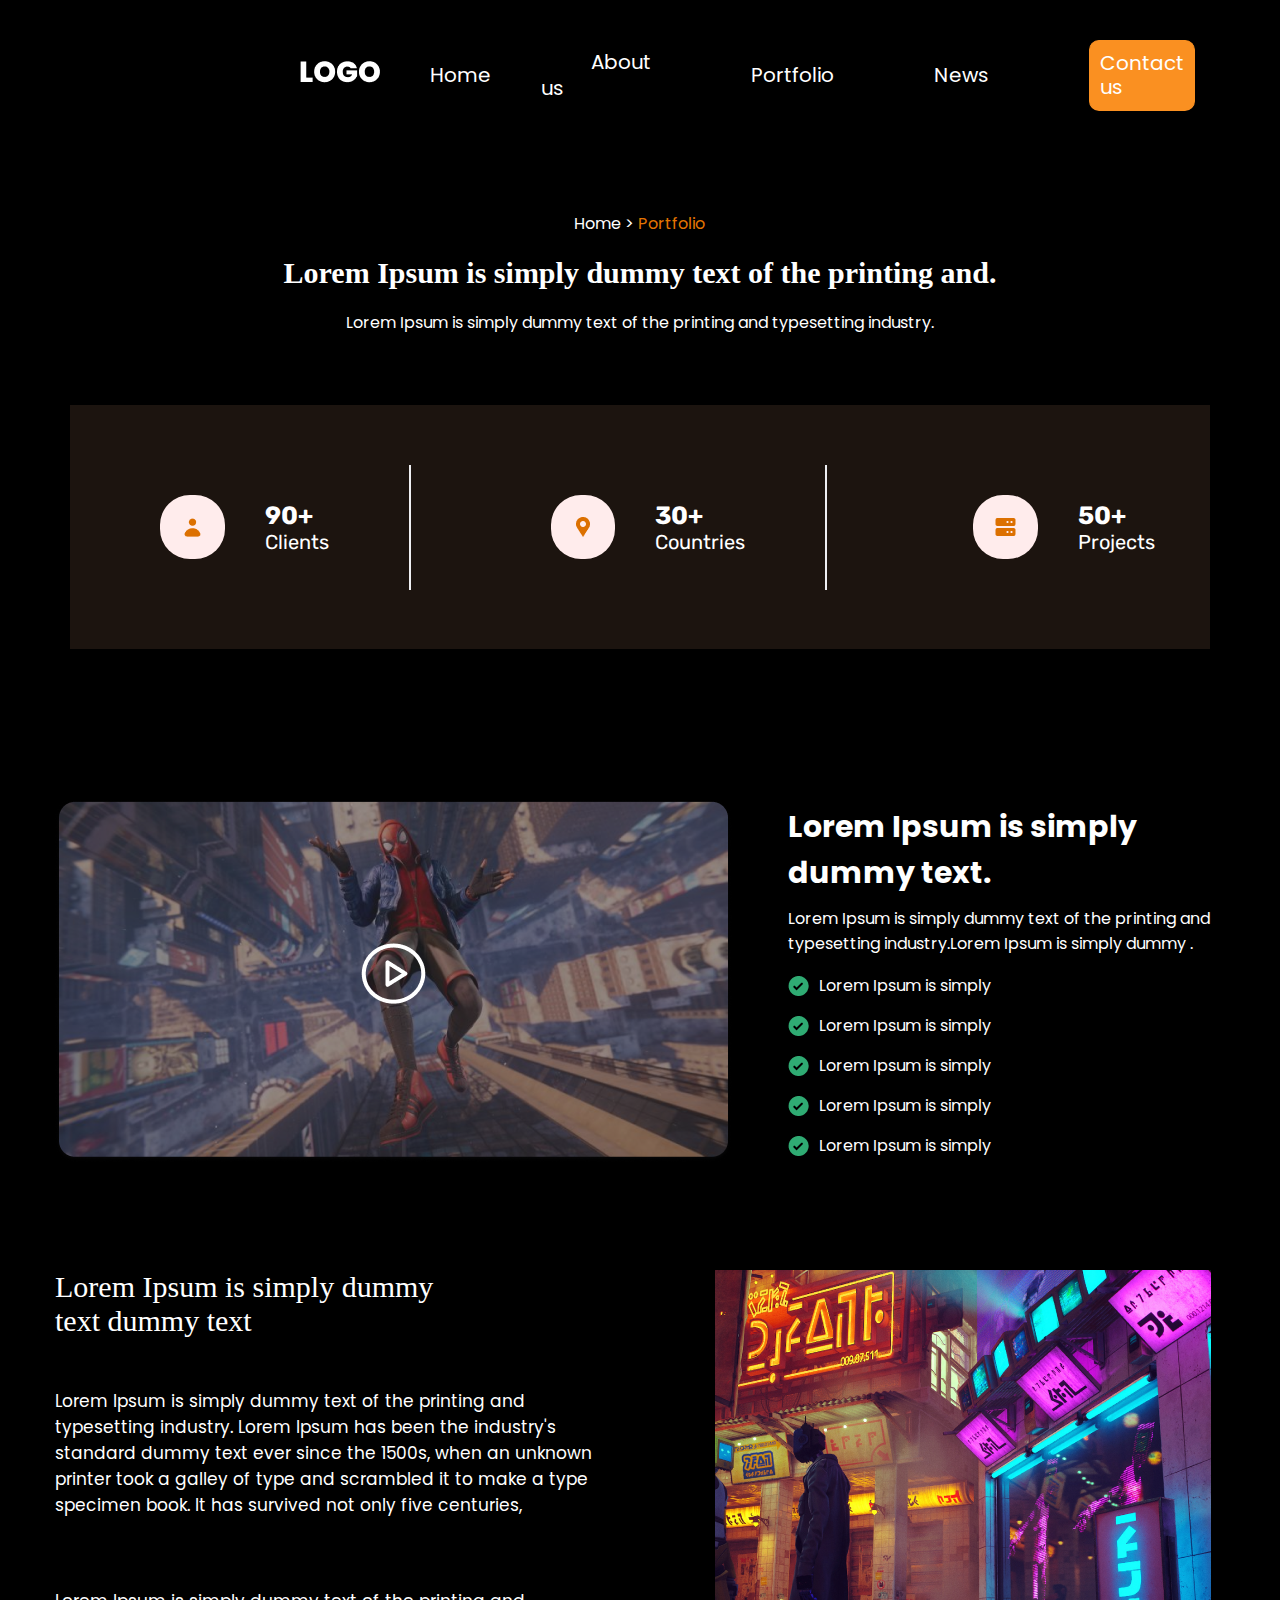
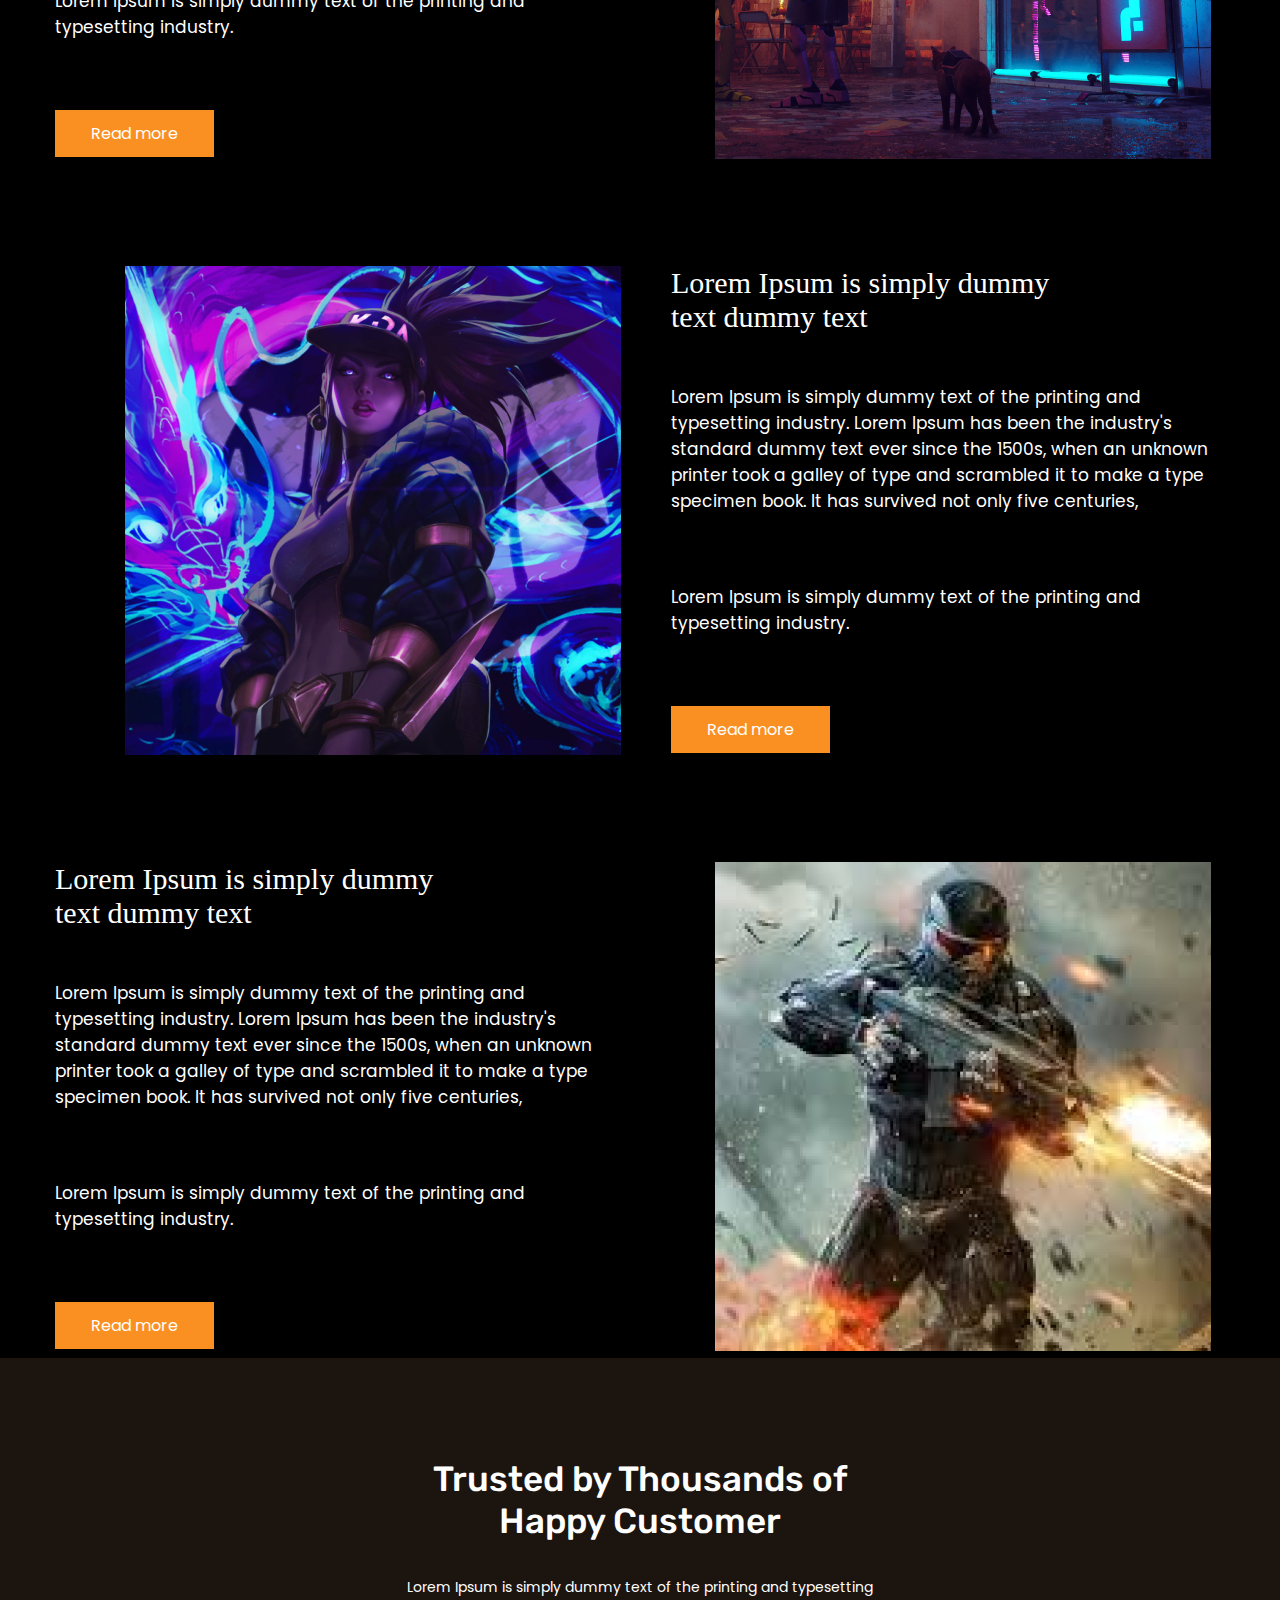
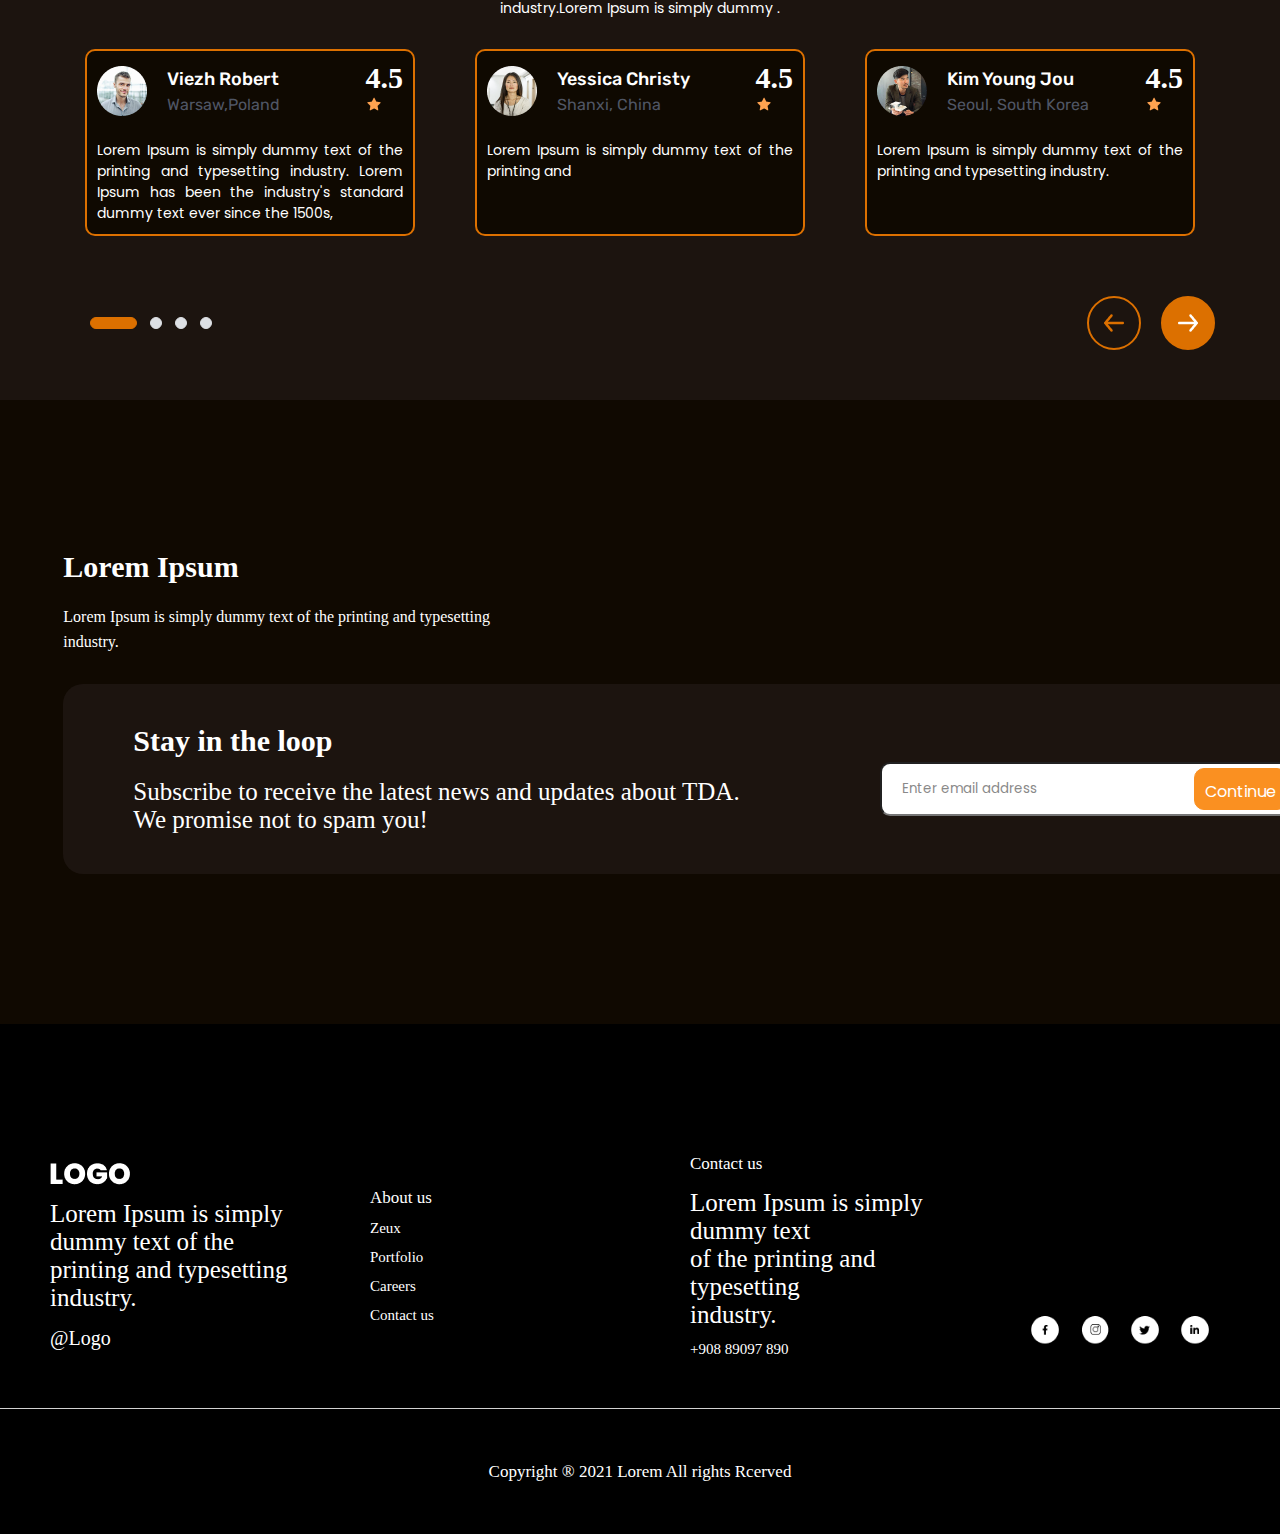
<file: assets/paginas/Portifolio.html>
<!DOCTYPE html>
<html>
<head>
    <link href="../CSS/portifolio/estilo.css" rel="stylesheet">
    <meta charset="UTF-8">
    <link rel="preconnect" href="https://fonts.googleapis.com">
    <link rel="preconnect" href="https://fonts.gstatic.com" crossorigin>
    <link href="https://fonts.googleapis.com/css2?family=Montserrat:wght@300;400;600;700&family=Open+Sans:ital@0;1&family=Oswald:wght@400;700&family=Poppins:wght@300;400;500;600;700&display=swap" rel="stylesheet">
    <link rel="preconnect" href="https://fonts.googleapis.com">
    <link rel="preconnect" href="https://fonts.gstatic.com" crossorigin>
    <link href="https://fonts.googleapis.com/css2?family=Montserrat:wght@300;400;600;700&family=Open+Sans:ital@0;1&family=Oswald:wght@400;700&family=Poppins:wght@300;400;500;600;700&family=Rubik:wght@400;500;700&display=swap" rel="stylesheet">
    <meta name="viewport" content="width=device-width, initial-scale=1.0">
    <title>Gaming Platform</title>
</head>
<body>
    <header>
        <div class="header-area">
            <div class="header-logo"><img src="../Imagens/Logo/LOGO.png"> </div>
            <div class="header-menu">
                <nav>
                    <ul>
                        <li><a href="../../index.html" >Home</a></li>
                        <li><a href="../paginas/About us.html" >About us</a></li>
                        <LI><a href="../paginas/Portifolio.html" >Portfolio</a></LI>
                        <li><a href="../paginas/news.html" >News</a></li>
                        <li><a href="../paginas/contactus.html" class="active" >Contact us</a></li>                
                    </ul>
                </nav>
            </div>
        </div>
    </header>
    <main>
        <section class=" container">
            <div class="container-conteudo">
                <div class="area1">
                    <div class="area1-header">
                        <div class="area1-header-item1">
                            <a href="">Home ></a>
                            <a href="" class="link">Portfolio</a>
                        </div>
                        <div class="area1-header-item2">
                            <h1>Lorem Ipsum is simply dummy text of the printing and.</h1>
                            <h3>Lorem Ipsum is simply dummy text of the printing and typesetting industry. </h3>
                        </div>
                    </div>
                    <div class="area1-body">
                        <div class="area1-body-item1">
                            <div class="area1-body-item1-img">
                                <img src="../Imagens/portifolio/icones/clients.png">
                            </div>
                            <div class="area1-body-item1-text">
                                <h1>90+</h1>
                                <h2>Clients</h2>
                            </div>
                            <div class="bar"></div>
                        </div>
                        <div class="area1-body-item2">
                            <div class="area1-body-item1-img">
                                <img src="../Imagens/portifolio/icones/localização.png">
                            </div>
                            <div class="area1-body-item1-text">
                                <h1>30+</h1>
                                <h2>Countries</h2>
                            </div>
                            <div class="bar"></div>
                        </div>
                        <div class="area1-body-item3">
                            <div class="area1-body-item1-img">
                                <img src="../Imagens/portifolio/icones/barra.png">
                            </div>
                            <div class="area1-body-item1-text">
                                <h1>50+</h1>
                                <h2>Projects</h2>
                            </div>
                        </div>
                    </div>
                </div>
            </div>
        </section>
        <section class=" container">
            <div class="container-conteudo">
                <div class="area2">
                    <div class="area2-body">
                        <div class="area2-body-img">
                            <img src="../Imagens/portifolio/img/Rectangle 4.png">
                        </div>
                        <div class="area2-body-text">
                            <div class="area2-body-text-title">
                                <h2>Lorem Ipsum is simply <br>dummy text.</h2>
                            </div>
                            <div class="area2-body-text--sub-title">
                                <h3>Lorem Ipsum is simply dummy text of the printing and <br>typesetting industry.Lorem Ipsum is simply dummy .</h3>
                            </div>
                            <div class="area2-body-text-desc">
                                <div class="area2-body-text-desc-item1">
                                    <img src="../Imagens/portifolio/icones/Vector.png">
                                    <h3>Lorem Ipsum is simply</h3>
                                </div>
                                <div class="area2-body-text-desc-item1">
                                    <img src="../Imagens/portifolio/icones/Vector.png">
                                    <h3>Lorem Ipsum is simply</h3>
                                </div>
                                <div class="area2-body-text-desc-item1">
                                    <img src="../Imagens/portifolio/icones/Vector.png">
                                    <h3>Lorem Ipsum is simply</h3>
                                </div>
                                <div class="area2-body-text-desc-item1">
                                    <img src="../Imagens/portifolio/icones/Vector.png">
                                    <h3>Lorem Ipsum is simply</h3>
                                </div>
                                <div class="area2-body-text-desc-item1">
                                    <img src="../Imagens/portifolio/icones/Vector.png">
                                    <h3>Lorem Ipsum is simply</h3>
                                </div>
                            </div>
                        </div>
                    </div>
                </div>
            </div>
        </section>

        <section class=" container">
            <div class="container-conteudo">
                <div class="area3">
                   <div class="area3-body-text">
                        <div class="area3-body-text-desc">
                            <h1>Lorem Ipsum is simply dummy<br> text dummy text </h1>
                            <h3>Lorem Ipsum is simply dummy text of the printing and typesetting industry. Lorem Ipsum has been the industry's standard dummy text ever since the 1500s, when an unknown printer took a galley of type and scrambled it to make a type specimen book. It has survived not only five centuries,</h3>
                            <h3>Lorem Ipsum is simply dummy text of the printing and typesetting industry. </h3>
                            <a href="" class="button2">Read more</a>
                        </div>
                    </div>
                    <div class="area3-header-img">
                        <img src="../Imagens/portifolio/img/Rectangle 26.png">
                    </div>
                </div>
            </div>
        </section>

        <section class=" container">
            <div class="container-conteudo">
                <div class="area3">
                   <div class="area3-body-text left">
                        <div class="area3-body-text-desc left">
                            <h1>Lorem Ipsum is simply dummy<br> text dummy text </h1>
                            <h3>Lorem Ipsum is simply dummy text of the printing and typesetting industry. Lorem Ipsum has been the industry's standard dummy text ever since the 1500s, when an unknown printer took a galley of type and scrambled it to make a type specimen book. It has survived not only five centuries,</h3>
                            <h3>Lorem Ipsum is simply dummy text of the printing and typesetting industry. </h3>
                            <a href="" class="button2">Read more</a>
                        </div>
                    </div>
                    <div class="area3-header-img left">
                        <img src="../Imagens/portifolio/img/Rectangle 27.png">
                    </div>
                </div>
            </div>
        </section>

        <section class="container">
            <div class="container-conteudo">
                <div class="area3">
                   <div class="area3-body-text">
                        <div class="area3-body-text-desc">
                            <h1>Lorem Ipsum is simply dummy<br> text dummy text </h1>
                            <h3>Lorem Ipsum is simply dummy text of the printing and typesetting industry. Lorem Ipsum has been the industry's standard dummy text ever since the 1500s, when an unknown printer took a galley of type and scrambled it to make a type specimen book. It has survived not only five centuries,</h3>
                            <h3>Lorem Ipsum is simply dummy text of the printing and typesetting industry. </h3>
                            <a href="" class="button2">Read more</a>
                        </div>
                    </div>
                    <div class="area3-header-img">
                        <img src="../Imagens/portifolio/img/Rectangle 25.png">
                    </div>
                </div>
            </div>
        </section>

        <section class="container marrom">
            <div class="container-conteudo">
                <div class="area4">
                    <div class="area4-header-text">
                        <div class="area4-header-title"><h1>Trusted by Thousands of<br> Happy Customer</h1></div>
                        <div class="area4-body-text-desc">
                            <h3>Lorem Ipsum is simply dummy text of the printing and typesetting industry.Lorem Ipsum is simply dummy .</h3>
                        </div>
                    </div>
                   <div class="area4-body">
                        <div class="area4-body-item1">
                            <div class="area4-body-item1-pessoa">
                                <div class="area4-body-item1-pessoa-header">
                                    <div class="area4-body-item1-pessoa-header-desc">
                                        <img src="../Imagens/portifolio/icones/Ellipse 175.png">
                                        <div class="area4-body-item1-pessoa-header-desc-text">
                                            <h1>Viezh Robert</h1>
                                            <h3>Warsaw,Poland</h3>
                                        </div>
                                    </div>
                                    <div class="area4-body-item1-pessoa-nota">
                                        <h1>4.5</h1>
                                        <img src="../Imagens/portifolio/icones/estrelinha.png">
                                    </div>
                                </div>
                                <div class="area4-body-item1-pessoa-body">
                                    <h3>Lorem Ipsum is simply dummy text of the printing and typesetting industry. Lorem Ipsum has been the industry's standard dummy text ever since the 1500s,</h3>
                                </div>
                            </div>

                            <div class="area4-body-item1-pessoa">
                                <div class="area4-body-item1-pessoa-header">
                                    <div class="area4-body-item1-pessoa-header-desc">
                                        <img src="../Imagens/portifolio/icones/Ellipse 175 (1).png">
                                        <div class="area4-body-item1-pessoa-header-desc-text">
                                            <h1>Yessica Christy</h1>
                                            <h3>Shanxi, China</h3>
                                        </div>
                                    </div>
                                    <div class="area4-body-item1-pessoa-nota">
                                        <h1>4.5</h1>
                                        <img src="../Imagens/portifolio/icones/estrelinha.png">
                                    </div>
                                </div>
                                <div class="area4-body-item1-pessoa-body">
                                    <h3>Lorem Ipsum is simply dummy text of the printing and</h3>
                                </div>
                            </div>

                            <div class="area4-body-item1-pessoa">
                                <div class="area4-body-item1-pessoa-header">
                                    <div class="area4-body-item1-pessoa-header-desc">
                                        <img src="../Imagens/portifolio/icones/Ellipse 175 (2).png">
                                        <div class="area4-body-item1-pessoa-header-desc-text">
                                            <h1>Kim Young Jou</h1>
                                            <h3>Seoul, South Korea</h3>
                                        </div>
                                    </div>
                                    <div class="area4-body-item1-pessoa-nota">
                                        <h1>4.5</h1>
                                        <img src="../Imagens/portifolio/icones/estrelinha.png">
                                    </div>
                                </div>
                                <div class="area4-body-item1-pessoa-body">
                                    <h3>Lorem Ipsum is simply dummy text of the printing and typesetting industry.</h3>
                                </div>
                            </div>

                        </div>
                        <div class="area4-body-item2">
                            <div class="area4-body-item2-pontilhado">
                                <div class="ponti active"></div>
                                <div class="ponti"></div>
                                <div class="ponti"></div>
                                <div class="ponti"></div>
                            </div>
                            <div class="area4-body-item2-seta">
                                <div class="area4-body-item2-seta-esquerda">
                                    <img src="../Imagens/portifolio/icones/seta esquerda.png">
                                </div>
                                <div class="area4-body-item2-seta-direita">
                                    <img src="../Imagens/portifolio/icones/seta dirteita.png">
                                </div>
                            </div>
                        </div>
                    </div>
                </div>
            </div>
        </section>

        <section class="container dois">
            <div class="container-final">
                <div class="container-final-body">
                    <div class="container-header-final">
                        <h1>Lorem Ipsum</h1>
                        <p>Lorem Ipsum is simply dummy text of the printing and typesetting <br>industry.</p>
                    </div>
                    <div class="container-body-final">
                       <div class="final-text">
                        <h1>Stay in the loop</h1>
                        <p>Subscribe to receive the latest news and updates about TDA.<br>We promise not to spam you! </p>
                       </div>
                       <div class="final-email">
                            <input type="email" name="email" placeholder="Enter email address">
                            <a class="button email" href="">Continue</a>
                       </div>
                    </div>
                </div>
            </div>
        </section>

    </main>
    <footer>
        <div class="container-footer">
            <div class="container-footer-header">
                <div class="footer">
                    <img src="../Imagens/Logo/LOGO.png">
                    <p>Lorem Ipsum is simply dummy text of the <br>printing and typesetting industry. </p>
                    <h3>@Logo</h2>
                </div>
                <div class="footer">
                    <h1>About us</h1>
                    <h2>Zeux</h2>
                    <h2>Portfolio</h2>
                    <h2>Careers</h2>
                    <h2>Contact us</h2>
                </div>
                <div class="footer">
                    <h1>Contact us</h1>
                    <p>Lorem Ipsum is simply dummy text <br>of the printing and typesetting <br>industry. </p>
                    <h2>+908 89097 890</h2>
                </div>
                <div class="footer1">
                    <img src="../Imagens/Logo/Group 5.png">
                    <img src="../Imagens/Logo/instagram com circulo branco.png">
                    <img src="../Imagens/Logo/twiter.png">
                    <img src="../Imagens/Logo/linkdein.png">
                </div>
            </div>
        </div>
        <div class="container-footer-final">
            <h1>Copyright ® 2021 Lorem All rights Rcerved</h1>
        </div>
</footer>

</body>
</html>
</file>
<file: assets/CSS/estilo.css>
/*configuraçoes gerais*/
*{
    margin: 0;
    padding: 0;
    color: white;
    font-family: 'poppins';
}
body{
    background-color: #000000;
}
header{
    font-family: 'poppins';
    font-weight: 400;
}
.header-area{
    display: flex;
    justify-content: space-between;
    align-items: center;
    padding-top: 40px;
}
.header-logo{
    margin-left: 300px;
}
.header-menu {
    margin-right: 35px;
}
.header-menu nav ul{
    display: flex;
    align-items: center;
    list-style: none;
}
.header-menu ul a{
    text-decoration: none;
    margin-left: 50px;
    margin-right: 50px;
    font-size: 20px;
    line-height: 24px;
}
.header-menu a.active{
    display: inline-block;
    background-color: #FA9021;
    padding: 10px;
    border: 1px solid #FA9021;
    border-radius: 10px;
    border-bottom: 2px solid #FA9021;
   
}
.header-menu a:hover{
    border-bottom: 2px solid #FA9021;
   
}
.button{
    display: inline-block;
    background-color: #FA9021;
    color: white;
    border: 1px solid #FA9021;
    border-radius: 50px;
    padding: 10px;
    text-decoration: none;
}
.button-dark{
    width: 100px;
    height: 50px;
    font-family: 'rubik';
    text-transform: uppercase;
    font-weight: 500;
    display: flex;
    align-items: center;
    justify-content: center;
    background-color:rgb(36,32,28);
    color: white;
    border: 1px solid rgb(36,32,28);
    border-radius: 10px;
    text-align: center;
    text-decoration: none;
}

.container{
    width: 100%;
}
.container-conteudo{
    max-width: 1170px;
    margin: auto;
}

.link{
    color: #E47500;
}
a{
    text-decoration: none;
}

p{
    font-family: 'popins';
    font-weight: 400;
    font-size: 25px;
}

h1{
    font-family: 'popins';
    font-weight: 600;
    font-size: 30px;
}

h2 /*textos maiores*/{
    font-family: Poppins;
    font-size: 30px;
    font-weight: 700;
}

h3{
    font-family: Poppins;
    font-size: 16px;
    font-weight: 400;
}

/*configurações especificas*/







.area1{
    display: grid;
    grid-template-columns: repeat(2, 1fr);
    margin-top: 150px;
    margin-bottom: 50px;
}
.area1-text{
    display: grid;
    width: 530px;
 
}
.area1-text h1{
    font-size: 20px;
    color: #E47500;
    margin-bottom: 20px;
}
.area1-text h2{
    font-size: 50px;
    margin-bottom: 20px;
}
.area1-text p{
    font-size: 20px;
    margin-bottom: 20px;
    line-height: 32px;
}
.area1-text a{
    width: 150px;
    margin-bottom: 20px;

}
.area1-img{
    background-image: url(../Imagens/Home/img/joy_stick\ 1.png);
    background-position:right;
    background-size: contain;
    background-repeat: no-repeat;
    display: grid;
    grid-template-columns: repeat(2, 1fr);
}
.area1-img .img1{

    display: flex;
    justify-content: center;
    align-items: flex-start;
}
.area1-img .img2{
    display: flex;
    justify-content: center;
    align-items: flex-start;

}

.thumb-text{
    display: flex;
    justify-content: space-between;
    align-items: center;
    margin-top: 150px;
}
.thumb-img{
    display: grid;
    grid-template-columns: repeat(4, 1fr);
    margin-top: 10px;
}
.thumb-img-area{
    display: flex;
    flex-direction: column;
    margin: 20px;
}

.thumb-img-area-item{
    display: flex;
    justify-content: center;
    align-items: center;
    margin-top: 20px;
}
.thumb-img-area-item h1{
    font-family: 'rubik';
    font-weight: 500;
    font-size: 25px;
    margin-left: 10px;
}

.area3{
    display: flex;
    flex-direction: column;
    margin-top: 120px;
    margin-bottom: 100px;
}
.area3-header{
    margin: auto;
    text-align: center;
}
.area3-body{
    margin-top: 50px;
}
.area3-item1{
    display: flex;
    justify-content: space-between;
    align-items: center;
}
.area3-item1-text{
    width: 545px ;
    height: 175px;
    display: flex;
    flex-direction: column;
    justify-content: center;
    
}
.area3-item1-text  p{
    margin-top: 30px;
    font-size: 20px;
}
.area3-body > img{
    margin-top: 70px;
}

.container.bg{
    background-image: url(../Imagens/Home/img/Background.png);
    background-repeat: no-repeat;

}
.container.bg2{
    background-color: rgba(0,0,0,0.8);
}
.plataform-header{
    padding-top: 70px;
}
.plataform-header-item1{
    text-align: center;
}
.plataform-header-item1 p{
    margin-top: 20px;
    margin-bottom: 20px;
    font-size: 20px;
}
.plataform-body-area{
    display: grid;
    grid-template-columns: repeat(4,1fr);
}
.banner-area1{
    display: flex;
    flex-direction: column;
    align-items: center;
    justify-content: center;
}
.banner-area1 p{
    text-align: center;
    margin-top: 20px;
    margin-bottom: 20px;
    font-size: 20px;
}
.banner-area1.item1{
    margin-top: 50px;
    margin-bottom: 20px;
    grid-column-start: 2;
    grid-column-end: 3;
}
.banner-area1.item2{
    margin-top: 50px;
    margin-bottom: 20px;
    grid-column-start: 3;
    grid-column-end: 4;
}
.our-projects-header{
    padding-top: 150px;
}
.our-projects-header-area{
    text-align: center;
}
.our-projects-header-area p{
    font-size: 18px;
    margin-top: 30px;
    margin-bottom: 70px;
}
.OurRecentProjects-body-area{
    display: flex;
    flex-direction: column;
    justify-content: center;
    align-items: center;
}
.OurRecentProjects-item1 img{
    margin: 7px;
}
.button-dark.Projects{
    margin-top: 40px;
    margin-bottom: 40px;
}
.container.dois{
    display: flex;
    justify-content: center;
    background-color: rgb(16,9,1);
    margin: auto;
}

.container-final{
    max-width: 1170px;
    margin-top: 50px;

}
.container-final-body{
    margin-top: 100px;
}
.container-header-final{
    margin: 30px 0;
}
.container-header-final h1{
    font-size: 30px;
    font-family: 'popins';
    font-weight: 600;
    margin: 20px 0;
}
.container-header-final p{
    font-size: 16px;
    font-family: 'popins';
    font-weight: 400;
    line-height: 25px;

}
.container-body-final{
    width: 100%;
    background-color: rgb(28,20,15);
    display: flex;
    justify-content: space-between;
    align-items: center;
    margin-top: 30px;
    margin-bottom: 150px;
    padding: 40px 70px;
    border-radius: 20px;
}
.final-text h1{
    font-family: 'popins';
    font-weight: 500px;
    font-size: 30px;
    margin-bottom: 20px;
}
.final-text p{
    font-family: 'popins';
    font-weight: 400px;
    font-size: 25x;
}
.final-email{
    display: flex;
    align-items: center;
}
.final-email input,
.final-email a{
    margin-top: 20px;
}
.final-email input{
    width: 390px;
    height: 30px;
    border-radius: 10px;
    padding: 10px;
    outline: none;
}
.final-email input::placeholder{
    padding-left: 10px;
    color: #898989;
}
.final-email .button.email{
    height: 20px;
    border-radius: 10px;
    margin: 20px 0px 0px -100px;

}



footer{
    margin-top: 120px;
}
.container-footer{
    border-bottom: 1px solid #d2d2d2;
}
.container-footer-header{
    display: grid;
    grid-template-columns: repeat(4, 1FR);
}
.footer{
    display: flex;
    flex-direction: column;
    align-items: start;
    justify-content: center;
    margin-left: 50px;
    margin-bottom: 50px;
}
.footer img{
    margin-top: 10px;
}
.footer p{
    margin-top: 15px;
}
.footer h1{
    font-family: 'popins';
    font-weight: 500;
    font-size: 17px;
    margin-top: 10px;
}
.footer h2{
    font-family: 'popins';
    font-weight: 400;
    font-size: 15px;
    margin-top: 12px;
}
.footer h3{
    font-family: 'popins';
    font-weight: 400;
    font-size: 20px;
    margin-top: 15px;
}
.footer1{
    display: flex;
    justify-content: center ;
    align-items:flex-end;
    margin-bottom: 50px;
}
.footer1 img{
    width: 50px;
}
.container-footer-final{
    text-align: center;
}
.container-footer-final h1{
    font-family: 'popins';
    font-weight: 400;
    font-size: 17px;
    line-height: 25px;
    margin: 50px 0;
}

.menu{
    display: none;
    width: 40px;
    height: 40px;
}
.menu-linha{
    height: 3px;
    background-color: #E47500;
}



/*Adaptacoes do site*/


@media (min-width:1440px){
    .container-body-final{
        padding: 40px 50px;
    }
}

@media (min-width:1024px) and (max-width:1439px){
    .container-conteudo{
        max-width: 1000px;
        margin: auto;
    }
    .container-final{
        max-width: 1000px;
        margin: auto;
    }
    .header-area{
        justify-content: center;
        max-width: 1000px;
        margin: auto;
    }
    .header-logo{
        margin-left: 20px;
    }
    .header-menu{
        margin-right: 0;
    }
    .header-menu ul a{
        font-size: 19px;
    }
    .area1-text{
        padding-left: 20px;
    }
    .area1-img{
        grid-template-columns: repeat(3,1fr);
    }
    .img3{
        display: flex;
        justify-content: center;
        align-items: flex-start;
    }
    .thumb-text {
        margin-left: 20px;
    }
    .thumb-img {
        grid-template-columns: repeat(2, 1fr);
        margin-top: 30px;
    }
    .thumb-img-area {
        justify-content: center;
        align-items: center;
    }
    .area3-body{
        margin: 10px;
    }
    .area3-item1{
        margin: 10px;
    }
    .area3-body > img{
       max-width: 970px;
       margin: 70px 10px 10px 10px;
    }
    .plataform-body-area {
        margin-top: 40px;
    }
    .OurRecentProjects-item1 {
        display: grid;
        align-items: center;
        justify-items: center;
        grid-template-columns: repeat(2, 1fr);
    }
    .OurRecentProjects-item1 img {
        margin: 20px;
        width: 370px;
    }
    .container-header-final {
        margin: 30px 10px
    }
    .container-body-final{
        max-width: 1000px;
        padding: 40px 10px;
        justify-content: space-around;
    }
    .final-text{
        margin: 10px;
    }
    .final-text h1,
    .final-text p{
        font-size: 20px;
    }
    .final-email {
        margin-left: 10px;
    }
    .footer p,
    .footer h1,
    .footer h3{
        font-size: 15px;
    }
}

@media (min-width:768px) and (max-width:1023px){
    .container-conteudo{
        max-width: 700px;
        margin: auto;
    }
    .container-final{
        max-width: 700px;
        margin: auto;
    }
    .header-area{
        justify-content: center;
        max-width: 700px;
        margin: auto;
    }
    .header-logo{
        margin-left: 20px;
    }
    .header-menu{
      display: grid;
      grid-template-columns: repeat(2,1fr);
    }

    .header-menu ul a{
        font-size: 13px;
        margin-top: 20px;
    }
    .menu{

    }
    .area1{
        display: flex;
        flex-direction: column;
    }
    .area1-text{
        padding-left: 25px;
    }
    .area1-img{
        grid-template-columns: repeat(2,1fr);
        height: 400px;
    }
    
    .area1-img  .img1{
        display: flex;
        justify-content: center;
        align-items: center;
    }
    .area1-img .img2{
        display: flex;
        justify-content: center;
        align-items: center;
    }
    .area1-img  .img3{
        display: flex;
        justify-content: center;
        align-items: center;
    }
    .thumb-text {
        margin-left: 20px;
    }
    .thumb-img {
        grid-template-columns: repeat(2, 1fr);
        margin-top: 30px;
    }
    .thumb-img-area {
        justify-content: center;
        align-items: center;
    }
    .area3-header h1{
        font-size: 25px;
    }
    .area3-body{
        margin: 10px;
    }
    .area3-item1{
        margin: 15px;
    }
    .area3-item1 img{
        margin-left: 20px;
    }
    .area3-item1-text h1{
        font-size: 25px;
    }
    .area3-item1-text p{
        font-size: 15px;
    }
    .area3-body > img{
       max-width: 700px;
       margin: 70px 10px 10px 10px;
    }
    .plataform-header-item1 h2{
        font-size: 20px;
    }
    .plataform-header-item1 P{
        font-size: 15px;
    }
    .plataform-body-area {
        margin-top: 50px;
    }
    .OurRecentProjects-item1 {
        display: grid;
        align-items: center;
        justify-items: center;
        grid-template-columns: repeat(2, 1fr);
    }
    .OurRecentProjects-item1 img {
        margin: 20px;
        width: 300px;
    }
    .container-header-final {
        margin: 30px 10px
    }
    .container-body-final{
        max-width: 1000px;
        padding: 20px 10px;
        justify-content: space-around;
    }
    .final-text{
        margin: 10px;
    }
    .final-text h1,
    .final-text p{
        font-size: 15px;
    }
    .final-email {
        margin-left: 10px;
    }
    .footer p,
    .footer h1,
    .footer h3{
        font-size: 15px;
    }
}

@media (min-width:425px) and (max-width:767px){
    .container-conteudo{
        max-width: 400px;
        margin: auto;
    }
    .container-final{
        max-width: 400px;
        margin: auto;
    }
    .button-dark{
        margin-top: 30px;
    }
    .header-area{
        justify-content: space-between;
        max-width: 400px;
        margin: auto;
        align-items: flex-start;
        height: 191px;
    }
    .header-logo{
        margin-left: 0px;
    }
    .header-logo img{
        margin-right: 50px;
    }
    .header-menu{
        margin-right: 10;
    }
    .menu{
        display: flex;
        flex-direction: column;
        justify-content: space-around;
      
    }
    .header-menu nav{
        display: flex;
       flex-direction: row;
      }
    .header-menu nav ul{
        display: none;
        flex-direction: column;
    }
    .header-menu ul a{
        font-size: 13px;
        margin-left: 30px;
        margin-right: 30px;
    }
    .area1{
        display: flex;
        flex-direction: column;
    }
    .area1-text h2{
        font-size: 35px;
    }
    .area1-text p{
        font-size: 20px;
        width: 350px;
    }
    .area1-img{
        margin-top: 30px;
        grid-template-columns: repeat(2,1fr);
        height: 300px;
        background-image: none;
    }
    
    .area1-img  .img1{
        display: flex;
        justify-content:center;
        align-items: center;
        
    }
    .area1-img .img2{
        display: flex;
        justify-content:center;
        align-items: center;
        margin-top: 20px;
    }
    .area1-img  .img3{
        display: flex;
        justify-content:center;
        align-items: center;
        margin-top: 20px;
        grid-column-start: 1;
        grid-column-end: 4;
    }
    .thumb-text {
        align-items: center;
        justify-content: flex-start;
        flex-direction: column;
        margin-left: 0px;
    }
    .thumb-text h1 {
       font-size: 25px;
        margin-left: 0px;
    }
    .thumb-img {
        grid-template-columns:  1fr;
        margin-top: 30px;
    }
    .thumb-img-area {
        justify-content: center;
        align-items: center;
    }
    .area3{
        margin-top: 50px;
    }
    .area3-header h1{
        font-size: 20px;
    }
    .area3-body{
        margin: 10px;
    }
    .area3-item1{
        margin: 15px;
        
    }
    .area3-item1 img{
        margin-left: 20px;
        display: none;
    }
    .area3-item1-text h1{
        font-size: 25px;
    }
    .area3-item1-text p{
        font-size: 15px;
    }
    .area3-body > img{
       max-width: 380px;
       margin: 70px 10px 10px 10px;
    }
    .plataform-header-item1 h2{
        font-size: 14px;
    }
    .plataform-header-item1 P{
        font-size: 9px;
    }
    .plataform-body-area {
        margin-top: 50px;
    }
    .OurRecentProjects-item1 {
        display: grid;
        align-items: center;
        justify-items: center;
        grid-template-columns: repeat( 1fr);
    }
    .OurRecentProjects-item1 img {
        margin: 20px;
        width: 300px;
    }
    .container-header-final {
        margin: 30px 10px
    }
    .container-body-final{
        max-width: 400px;
        padding: 0;
        flex-direction: column;
        justify-content: space-around;
    }
    .final-email input {
        width: 360px;
    }
    .final-text{
        margin: 10px;
    }
    .final-text h1,
    .final-text p{
        font-size: 15px;
    }
    .final-email {
        margin-left: 10px;
    }
    .container-footer-header {
        display: grid;
        grid-template-columns: repeat(2, 1FR);
    }
    .footer p,
    .footer h1,
    .footer h3{
        font-size: 15px;
    }
}

@media (min-width:375px) and (max-width:424px){
    .container-conteudo{
        max-width: 350px;
        margin: auto;
    }
    .container-final{
        max-width: 350px;
        margin: auto;
    }
    .button-dark{
        margin-top: 30px;
    }
    .header-area{
        justify-content: space-between;
        max-width: 350px;
        margin: auto;
    }
    .header-logo{
        margin-left: 0px;
    }
    .header-logo img{
        margin-right: 0;
        margin-left: 10px;
    }
    .header-menu{
        margin-right: 10;
    }
    .menu{
        display: flex;
        flex-direction: column;
        justify-content: space-around;
      
    }
    .header-menu nav ul{
        display: none;
        flex-direction: column;
    }
    .header-menu ul a{
        font-size: 13px;
        margin-left: 30px;
        margin-right: 30px;
    }
    .area1{
        display: flex;
        flex-direction: column;
    }
   
    .area1-text h2{
        font-size: 35px;
    }
    .area1-text p{
        font-size: 20px;
        width: 350px;
    }
    .area1-img{
        margin-top: 30px;
        grid-template-columns: repeat(2,1fr);
        height: 300px;
        background-image: none;
    }
    
    .area1-img  .img1{
        display: flex;
        justify-content:center;
        align-items: center;
        
    }
    .area1-img .img2{
        display: flex;
        justify-content:center;
        align-items: center;
        margin-top: 20px;
    }
    .area1-img  .img3{
        display: flex;
        justify-content:center;
        align-items: center;
        margin-top: 20px;
        grid-column-start: 1;
        grid-column-end: 4;
    }
    .thumb-text {
        align-items: center;
        justify-content: flex-start;
        flex-direction: column;
        margin-left: 0px;
    }
    .thumb-text h1 {
       font-size: 25px;
        margin-left: 0px;
    }
    .thumb-img {
        grid-template-columns:  1fr;
        margin-top: 30px;
    }
    .thumb-img-area {
        justify-content: center;
        align-items: center;
    }
    .area3{
        margin-top: 50px;
    }
    .area3-header h1{
        font-size: 20px;
    }
    .area3-body{
        margin: 10px;
    }
    .area3-item1{
        margin: 15px;
        
    }
    .area3-item1 img{
        margin-left: 20px;
        display: none;
    }
    .area3-item1-text h1{
        font-size: 25px;
    }
    .area3-item1-text p{
        font-size: 15px;
    }
    .area3-body > img{
       max-width: 320px;
       margin: 70px 10px 10px 10px;
    }
    .plataform-header-item1 h2{
        font-size: 13px;
    }
    .plataform-header-item1 P{
        font-size: 15px;
    }
    .plataform-body-area {
        margin-top: 50px;
        grid-template-columns: repeat(3,1fr);
    }
    .OurRecentProjects-item1 {
        display: grid;
        align-items: center;
        justify-items: center;
        grid-template-columns: repeat( 1fr);
    }
    .OurRecentProjects-item1 img {
        margin: 20px;
        width: 300px;
    }
    .container-header-final {
        margin: 30px 10px
    }
    .container-body-final{
        max-width: 350px;
        padding: 0;
        flex-direction: column;
        justify-content: space-around;
    }
    .final-email{
        margin-left: 0px;
        margin-bottom: 10px;
    }
    .final-email input {
        width: 310px;
    }
    .final-text{
        margin: 10px;
    }
    .final-text h1,
    .final-text p{
        font-size: 15px;
    }
    .final-email {
        margin-left: 10px;
    }
    .container-footer-header {
        display: grid;
        grid-template-columns: repeat(2, 1FR);
    }
    .footer p,
    .footer h1,
    .footer h3{
        font-size: 15px;
    }
}
@media (min-width:320px) and (max-width:374px){
    .container-conteudo{
        max-width: 300px;
        margin: auto;
    }
    .container-final{
        max-width: 300px;
        margin: auto;
    }
    .button-dark{
        margin-top: 30px;
    }
    .header-area{
        justify-content: space-between;
        max-width: 300px;
        margin: auto;
    }
    .header-logo{
        margin-left: 0px;
    }
    .header-logo img{
        margin-right: 0;
        margin-left: 10px;
    }
    .header-menu{
        margin-right: 10;
    }
    .menu{
        display: flex;
        flex-direction: column;
        justify-content: space-around;
      
    }
    .header-menu nav ul{
        display: none;
        flex-direction: column;
    }
    .header-menu ul a{
        font-size: 13px;
        margin-left: 30px;
        margin-right: 30px;
    }
    .area1{
        display: flex;
        flex-direction: column;
    }
    .area1-text {
        width: 300px;
    }
    .area1-text h2{
        font-size: 35px;
    }
    .area1-text p{
        font-size: 20px;
        width: 300px;
    }
    .area1-img{
        margin-top: 30px;
        grid-template-columns: repeat(2,1fr);
        height: 300px;
        background-image: none;
    }
    
    .area1-img  .img1{
        display: flex;
        justify-content:center;
        align-items: center;
        
    }
    .area1-img .img2{
        display: flex;
        justify-content:center;
        align-items: center;
        margin-top: 20px;
    }
    .area1-img  .img3{
        display: flex;
        justify-content:center;
        align-items: center;
        margin-top: 20px;
        grid-column-start: 1;
        grid-column-end: 4;
    }
    .thumb-text {
        align-items: center;
        justify-content: flex-start;
        flex-direction: column;
        margin-left: 0px;
    }
    .thumb-text h1 {
       font-size: 25px;
        margin-left: 0px;
    }
    .thumb-img {
        grid-template-columns:  1fr;
        margin-top: 30px;
    }
    .thumb-img-area {
        justify-content: center;
        align-items: center;
    }
    .area3{
        margin-top: 50px;
    }
    .area3-header h1{
        font-size: 16px;
    }
    .area3-body{
        margin: 10px;
    }
    .area3-item1{
        margin: 15px;
        
    }
    .area3-item1 img{
        margin-left: 20px;
        display: none;
    }
    .area3-item1-text h1{
        font-size: 25px;
    }
    .area3-item1-text p{
        font-size: 15px;
    }
    .area3-body > img{
        max-width: 280px;
       margin: 60px 0px 0px;
    }
    .plataform-header-item1 h2{
        font-size: 11px;
    }
    .plataform-header-item1 P{
        font-size: 14px;
    }
    .plataform-body-area {
        margin-top: 50px;
        display: flex;
        flex-direction: column;
    }
    .banner-area1{
        margin-top: 50px;
    }
    .OurRecentProjects-item1 {
        display: grid;
        align-items: center;
        justify-items: center;
        grid-template-columns: repeat( 1fr);
    }
    .OurRecentProjects-item1 img {
        margin: 20px;
        width: 280px;
    }
    .container-header-final {
        margin: 30px 10px
    }
    .container-body-final{
        max-width: 350px;
        padding: 0;
        flex-direction: column;
        justify-content: space-around;
    }
    
    .final-email{
        margin-left: 0px;
        margin-bottom: 10px;
    }
    .final-email input {
        width: 260px;
    }
    .final-text{
        margin: 10px;
    }
    .final-text h1,
    .final-text p{
        font-size: 15px;
    }
   
    .container-footer-header {
        display: grid;
        grid-template-columns: repeat(1, 1FR);
    }
    .footer p,
    .footer h1,
    .footer h3{
        font-size: 15px;
    }
    .container.bg{
        background-size: cover;
    }
}
</file>
<file: assets/CSS/about us/estilo.css>
/*configurações geraia*/

*{
    margin: 0;
    padding: 0;
    color: white;
    font-family: 'poppins';
}
body{
    background-color: #000000;
}
.button{
    display: inline-block;
    background-color: #FA9021;
    color: white;
    border: 1px solid #FA9021;
    border-radius: 50px;
    padding: 10px;
    text-decoration: none;
    font-family: 'popins';
    font-weight: 400;
}
.button-dark{
    width: 100px;
    height: 50px;
    font-family: 'rubik';
    text-transform: uppercase;
    font-weight: 500;
    display: flex;
    align-items: center;
    justify-content: center;
    background-color:rgb(36,32,28);
    color: white;
    border: 1px solid rgb(36,32,28);
    border-radius: 10px;
    text-align: center;
    text-decoration: none;
}

.container{
    max-width: 1170px;
    margin: auto;
}
.link{
    color: #E47500;
}
a{
    text-decoration: none;
}
p{
    font-family: 'popins';
    font-weight: 400;
    font-size: 25px;
}

h1{
    font-family: 'popins';
    font-weight: 600;
    font-size: 30px;
}

h2 /*textos maiores*/{
    font-family: Poppins;
    font-size: 30px;
    font-weight: 700;
}

h3{
    font-family: Poppins;
    font-size: 16px;
    font-weight: 400;
}

/*configurações especificas*/

header{
    font-family: 'poppins';
    font-weight: 400;
}
.header-area{
    display: flex;
    justify-content: space-between;
    align-items: center;
    padding-top: 40px;
}
.header-logo{
    margin-left: 300px;
}
.header-menu {
    margin-right: 35px;
}
.header-menu nav ul{
    display: flex;
    align-items: center;
    list-style: none;
}
.header-menu ul a{
    text-decoration: none;
    margin-left: 50px;
    margin-right: 50px;
    font-size: 20px;
    line-height: 24px;
}
.header-menu a.active{
    display: inline-block;
    background-color: #FA9021;
    padding: 10px;
    border: 1px solid #FA9021;
    border-radius: 10px;
    border-bottom: 2px solid #FA9021;
   
}
.header-menu a:hover{
    border-bottom: 2px solid #FA9021;
   
}

.container-width{
    margin-top: 30px;
    width: 100%;
}
.foto{
    display: grid;
    grid-template-columns: repeat(2, 1fr);
    justify-items: flex-end;
    align-items: center;
}
.foto-text{
    margin-left: 250px;
    align-self: center;
    justify-self: left;
}
.foto-text .foto-text-link,
.foto-text h2,
.foto-text p{
    margin-top: 30px;
    margin-bottom: 20px;
}
.foto-text p{
    font-size: 20px;
}
.foto-text-button{
    display: flex;
    align-items: center;
}
.foto-text-button{
    margin-top: 50px;
}
.foto-text-button .button{
    width: 100px;
}

.foto-text-button img{
    cursor: pointer;
    margin-left: -25px;
}

.foto-img{
    display: flex;
   justify-content: flex-end;
   align-items: flex-end;
}

.foto-img-text{
    width: 130px;
    height: 40px;
    display: flex;
    align-items: center;
    justify-content: center;
    background-color: #333333;
    margin-right: -130px;
    position: relative;
}

.foto-img-text IMG{
    margin-left: 10px;
    margin-right: 10px;
}
.foto-img-text h3{
    margin-left: 10px;
    margin-right: 10px;
}

.descrição{
    display: flex;
    flex-direction: column;
    margin-top: 100px;
    margin-left: 233px;
}
.descrição-titulo{
    margin: 20px;
}
.descrição-body{
    display: flex;
    justify-content: left;
    margin-left: -30px;
}
.descrição-item-area1{
    width: 400px;
    background-color: #1C140F;
    margin: 50px;
    padding: 20px;
    border-radius: 10px;
}
.descrição-item-area1 .color1{
    padding: 10px;
    width: 140px;
    display: inline-block;
    background-color: rgb(44,18,37);
    border-radius: 10px;
    font-size: 14px;
    margin: 10px;
}

.descrição-item-area1 h1{
    margin: 10px;
}

.descrição-item-area1 p{
    margin: 10px;
    font-size: 20px;

}

.descrição-item-area2{
    width: 400px;
    background-color: #1C140F;
    margin: 50px;
    padding: 20px;
    border-radius: 10px;
}

.descrição-item-area2 .color2{
    padding: 10px;
    width: 140px;
    display: inline-block;
    background-color: rgb(49,25,13);
    border-radius: 10px;
    font-size: 14px;
}

.descrição-item-area2 h1{
    margin: 10px;
}

.descrição-item-area2 p{
    margin: 10px;
    font-size: 20px;
}

.descrição-item-area3{
    width: 400px;
    background-color: #1C140F;
    margin: 50px;
    padding: 20px;
    border-radius: 10px;
}
.descrição-item-area3 .color3{
    padding: 10px;
    width: 140px;
    display: inline-block;
    background-color: rgb(25,42,28);
    border-radius: 10px;
    font-size: 14px;
}

.descrição-item-area3 h1{
    margin: 10px;
}

.descrição-item-area3 p{
    margin: 10px;
    font-size: 20px;
}

.container-width.color{
    background-color: rgb(28,20,15);
}

.industry-body{
    display: grid;
    grid-template-columns: repeat(2,1fr);

    
}
.industry-img{
    margin-right: 80px;
    justify-self: flex-end;
}
.industry-img img{
    height:100%;
}
.industry-text{
    display: flex;
    flex-direction: column;
    justify-content: center;
    width: 600px;
}
.industry-text h1,
.industry-text p{
    margin-top: 20px;
    margin-bottom: 20px;
}
.industry-text h1{
    line-height: 45px;
    font-size: 28px;
}
.industry-text p{
    font-size: 20px;
    line-height: 37px;
}
.container-conteudo{
    margin-top: 20px;
}
.container-width2{
    background-color: rgb(17,9,1);
}
.our-team{
    box-sizing: border-box;
    margin: auto;
    width: 1170px;
    height: 100%;
}
.our-team-area{
    display: flex;
   
}
.our-team-titulo h1{
    display: inline-block;
    margin-top: 40px;
    margin-left: 20px;
}
.our-team-item1{
    display: flex;
    flex-direction: column;
    justify-content: center;
    align-items: center;
    background-color:#1C140F;
    width: 300px;
    height: 250px;
    margin: 20px;
    border-radius: 10px;
}

section.color{
    background-color: rgb(18,10,2);
    
}

.container-final{
    display: flex;
    flex-direction: column;
    align-items:start;
}
.container-header-final{
    margin: 30px 0;
}
.container-header-final h1{
    font-size: 30px;
    font-family: 'popins';
    font-weight: 600;
    margin: 20px 0;
}
.container-header-final p{
    font-size: 16px;
    font-family: 'popins';
    font-weight: 400;
    line-height: 25px;

}
.container-body-final{
    width: 100%;
    background-color: rgb(28,20,15);
    display: flex;
    justify-content: space-between;
    align-items: center;
    margin-top: 30px;
    margin-bottom: 150px;
    padding: 40px 70px;
    border-radius: 20px;
}
.final-text h1{
    font-family: 'popins';
    font-weight: 500px;
    font-size: 30px;
    margin-bottom: 20px;
}
.final-text p{
    font-family: 'popins';
    font-weight: 400px;
    font-size: 25x;
}
.final-email{
    display: flex;
    align-items: center;
}
.final-email input,
.final-email a{
    margin-top: 20px;
}
.final-email input{
    width: 390px;
    height: 30px;
    border-radius: 10px;
    padding: 10px;
    outline: none;
}
.final-email input::placeholder{
    padding-left: 10px;
    color: #898989;
}
.final-email .button.email{
    height: 20px;
    border-radius: 10px;
    margin: 20px 0px 0px -100px;

}

footer{
    margin-top: 170px;
}
.container-footer{
    border-bottom: 1px solid #d2d2d2;
}
.container-footer-header{
    display: grid;
    grid-template-columns: repeat(4, 1FR);
}
.footer{
    display: flex;
    flex-direction: column;
    align-items: start;
    justify-content: center;
    margin-left: 50px;
    margin-bottom: 50px;
}
.footer img{
    margin-top: 10px;
}
.footer p{
    margin-top: 15px;
}
.footer h1{
    font-family: 'popins';
    font-weight: 500;
    font-size: 17px;
    margin-top: 10px;
}
.footer h2{
    font-family: 'popins';
    font-weight: 400;
    font-size: 15px;
    margin-top: 12px;
}
.footer h3{
    font-family: 'popins';
    font-weight: 400;
    font-size: 20px;
    margin-top: 15px;
}
.footer1{
    display: flex;
    justify-content: center ;
    align-items:flex-end;
    margin-bottom: 50px;
}
.footer1 img{
    width: 50px;
}
.container-footer-final{
    text-align: center;
}
.container-footer-final h1{
    font-family: 'popins';
    font-weight: 400;
    font-size: 17px;
    line-height: 25px;
    margin: 50px 0;
}
.menu-mobile{
    display: none;
    width: 40px;
    height: 40px;
}
.menu-linha{
    height: 3px;
    background-color: #E47500;
}
</file>
<file: assets/CSS/contact us/estilo.css>
/*configuraçoes gerais*/
*{
    margin: 0;
    padding: 0;
    color: white;
    font-family: 'poppins';
}
body{
    background-color: rgb(13,7,1);
}
header{
    font-family: 'poppins';
    font-weight: 400;
}
.header-area{
    display: flex;
    justify-content: space-between;
    align-items: center;
    padding-top: 40px;
}
.header-logo{
    margin-left: 300px;
}
.header-menu {
    margin-right: 35px;
}
.header-menu nav ul{
    display: flex;
    align-items: center;
    list-style: none;
}
.header-menu ul a{
    text-decoration: none;
    margin-left: 50px;
    margin-right: 50px;
    font-size: 20px;
    line-height: 24px;
}
.header-menu a.active{
    display: inline-block;
    background-color: #FA9021;
    padding: 10px;
    border: 1px solid #FA9021;
    border-radius: 10px;
    border-bottom: 2px solid #FA9021;
   
}
.header-menu a:hover{
    border-bottom: 2px solid #FA9021;
   
}
.button{
    display: inline-block;
    background-color: #FA9021;
    color: white;
    border: 1px solid #FA9021;
    border-radius: 50px;
    padding: 10px;
    text-decoration: none;
}
.button-dark{
    width: 100px;
    height: 50px;
    font-family: 'rubik';
    text-transform: uppercase;
    font-weight: 500;
    display: flex;
    align-items: center;
    justify-content: center;
    background-color:rgb(36,32,28);
    color: white;
    border: 1px solid rgb(36,32,28);
    border-radius: 10px;
    text-align: center;
    text-decoration: none;
}

.container{
    width: 100%;
}
.container-conteudo{
    max-width: 1170px;
    margin: auto;
}

.link{
    color: #E47500;
}
a{
    text-decoration: none;
}
p{
    font-family: 'popins';
    font-weight: 400;
    font-size: 25px;
}

h1{
    font-family: 'popins';
    font-weight: 600;
    font-size: 30px;
}

h2 /*textos maiores*/{
    font-family: Poppins;
    font-size: 30px;
    font-weight: 700;
}

h3{
    font-family: Poppins;
    font-size: 16px;
    font-weight: 400;
}

/*configurações especificas*/


.area1{
    padding-top: 100px;
}
.area1-header{
    display: flex;
    flex-direction: column;
    justify-content: center;
    align-items: center;

}
.area1-header-item1{
    display: flex;
}
.area1-header-item2 h1{
    margin-top: 15px;
}
.area1-header-item2 h3{
    margin-top: 20px;
}
.area1-header-item2{
    text-align: center;
}
.area2{
    margin-top: 120px;
}
.container.dois{
    display: flex;
    justify-content: center;
    background-color: rgb(16,9,1);
    margin: auto;
}

.container-final{
    max-width: 1170px;
    margin-top: 50px;

}
.container-final-body{
    margin-top: 100px;
}
.container-header-final{
    margin: 30px 0;
}
.container-header-final h1{
    font-size: 30px;
    font-family: 'popins';
    font-weight: 600;
    margin: 20px 0;
}
.container-header-final p{
    font-size: 16px;
    font-family: 'popins';
    font-weight: 400;
    line-height: 25px;

}
.container-body-final{
    width: 100%;
    background-color: rgb(28,20,15);
    display: flex;
    justify-content: space-between;
    align-items: center;
    margin-top: 30px;
    margin-bottom: 150px;
    padding: 40px 70px;
    border-radius: 20px;
}
.final-text h1{
    font-family: 'popins';
    font-weight: 500px;
    font-size: 30px;
    margin-bottom: 20px;
}
.final-text p{
    font-family: 'popins';
    font-weight: 400px;
    font-size: 25x;
}
.final-email{
    display: flex;
    align-items: center;
}
.final-email input,
.final-email a{
    margin-top: 20px;
}
.final-email input{
    width: 390px;
    height: 30px;
    border-radius: 10px;
    padding: 10px;
    outline: none;
}
.final-email input::placeholder{
    padding-left: 10px;
    color: #898989;
}
.final-email .button.email{
    height: 20px;
    border-radius: 10px;
    margin: 20px 0px 0px -100px;

}
.area2{
    margin-bottom: 120px;
}

.area2-item2{
    display: flex;
    align-items: center;
    justify-content: center;
    margin-top: 50px;
}
.area2-item2-redes-sociais{
    display: flex;
    flex-direction: column;
    margin: 30px;
    border-right: 1px solid white;
}
.area2-item2-redes-sociais-text{
    margin: 0 10px 0 10px;
    margin-bottom: 15px;
}
.area2-item2-redes-sociais-text h3{
    display: inline-block;
}
.area2-item2-redes-sociais-img{
    display: flex;
    align-items: center;
    justify-content: center;
    
}
.area2-item2-redes-sociais-img-conteudo{
    display: inline-block;
    background-color: #1C140F;
    margin: 0 20px 0 10px;
    width: 35px;
    height: 35px;
    display: flex;
    align-items: center;
    justify-content: center;
    border-radius: 10px;
}
.area2-item2-redes-sociais-img-conteudo img{
    background-color: #1C140F;
    margin: 0 10px 0 10px;

}
.area2-item2-telefone{
    display: flex;
    align-items: center;
    justify-content: center;
    margin: 30px;
    border-right: 1px solid white;
}
.area2-item2-telefone img{
    margin-right: 30px;
}
.area2-item2-telefone h3{
    margin-right: 30px;
}
.bar{
    align-self: flex-end;
    justify-self: end;
 
    height: 70px;
    background-color: white;
}
.area2-item2-localização{
    display: flex;
    align-items: center;
    justify-content: center;
    margin: 30px;
}
.area2-item2-localização img{
    margin-right: 30px;
}
.container.bg{
   background-image: url('../../Imagens/contactus/img/gb.png');
}
.area3{
    display: flex;
    flex-direction: column;
    justify-content: center;
    align-items: center;
}
label{
    margin: 50px 30px 30px 0;
}
.area3-header{
    display: flex;
    align-items: center;
    justify-content: center;
    flex-direction: column;
}
.area3-header h3{
    font-size: 30px;
    margin-top: 30px;
    line-height: 40px;
}
.area3-header p{
    font-size: 20px;
    margin-top: 20px;
    line-height: 24px;
}
.area3-body{
    display: flex;
    flex-direction: column;
    width: 670px;
    height: 740px;
}
.area3-item1{
    display: flex;
}
.area3-item1 input{
    width: 320px;
    height: 60px;
    border: 1px solid #CECECE;
    border-radius: 9px;
    outline: none;
    background-color:rgba(255, 255, 255, 0.07);
}

.area3-item2 input{
    background-color:rgba(255, 255, 255, 0.07);
    border: 1px solid #CECECE;
    border-radius: 9px;
    width: 670px;
    height: 60px;
    outline: none;
}
.area3-item2 textarea{
    background-color:rgba(255, 255, 255, 0.07);
    border: 1px solid #CECECE;
    border-radius: 9px;
    Width:671px;
    Height:232px;
    outline: none;
    resize: none;

}
.area3-body .button{
    align-self: flex-end;
    margin: 30px 0 30px 0;
    border-radius: 10px;
}
label h3{
    margin: 15px 0 15px 0;
    color: #4F4F4F;
}
footer{
    margin-top: 120px;
    background-color: rgb(7,7,7);
}
.container-footer{
    border-bottom: 1px solid #d2d2d2;
}
.container-footer-header{
    display: grid;
    grid-template-columns: repeat(4, 1FR);
}
.footer{
    display: flex;
    flex-direction: column;
    align-items: start;
    justify-content: center;
    margin-left: 50px;
    margin-bottom: 50px;
}
.footer img{
    margin-top: 10px;
}
.footer p{
    margin-top: 15px;
}
.footer h1{
    font-family: 'popins';
    font-weight: 500;
    font-size: 17px;
    margin-top: 10px;
}
.footer h2{
    font-family: 'popins';
    font-weight: 400;
    font-size: 15px;
    margin-top: 12px;
}
.footer h3{
    font-family: 'popins';
    font-weight: 400;
    font-size: 20px;
    margin-top: 15px;
}
.footer1{
    display: flex;
    justify-content: center ;
    align-items:flex-end;
    margin-bottom: 50px;
}
.footer1 img{
    width: 50px;
}
.container-footer-final{
    text-align: center;
}
.container-footer-final h1{
    font-family: 'popins';
    font-weight: 400;
    font-size: 17px;
    line-height: 25px;
    margin: 50px 0;
}


@media (min-width:1024) and (max-width:1440)
</file>
<file: assets/CSS/news/estilo.css>
/*configuraçoes gerais*/
*{
    margin: 0;
    padding: 0;
    color: white;
    font-family: 'poppins';
}
body{
    background-color: rgb(15,9,2);
}
header{
    font-family: 'poppins';
    font-weight: 400;
}
.header-area{
    display: flex;
    justify-content: space-between;
    align-items: center;
    padding-top: 40px;
}
.header-logo{
    margin-left: 300px;
}
.header-menu {
    margin-right: 35px;
}
.header-menu nav ul{
    display: flex;
    align-items: center;
    list-style: none;
}
.header-menu ul a{
    text-decoration: none;
    margin-left: 50px;
    margin-right: 50px;
    font-size: 20px;
    line-height: 24px;
}
.header-menu a.active{
    display: inline-block;
    background-color: #FA9021;
    padding: 10px;
    border: 1px solid #FA9021;
    border-radius: 10px;
    border-bottom: 2px solid #FA9021;
   
}
.header-menu a:hover{
    border-bottom: 2px solid #FA9021;
   
}
.button{
    display: inline-block;
    background-color: #FA9021;
    color: white;
    border: 1px solid #FA9021;
    border-radius: 50px;
    padding: 10px;
    text-decoration: none;
}
.button-dark{
    width: 100px;
    height: 50px;
    font-family: 'rubik';
    text-transform: uppercase;
    font-weight: 500;
    display: flex;
    align-items: center;
    justify-content: center;
    background-color:rgb(36,32,28);
    color: white;
    border: 1px solid rgb(36,32,28);
    border-radius: 10px;
    text-align: center;
    text-decoration: none;
}

.container{
    width: 100%;
}
.container-conteudo{
    max-width: 1170px;
    margin: auto;
}

.link{
    color: #E47500;
}
a{
    text-decoration: none;
}
.color1{
    display: inline-block;
    background-color: #2351F5;
    color: white;
    border: 1px solid #2351F5;
    padding: 10px;
    text-decoration: none;
}
.color2{
    display: inline-block;
    background-color: #FF8484;
    color: white;
    border: 1px solid #FF8484;
    padding: 10px;
    text-decoration: none;
}
.color3{
    display: inline-block;
    background-color: #FF7C32;
    color: white;
    border: 1px solid #FF7C32;
    padding: 10px;
    text-decoration: none;
}
.color4{
    display: inline-block;
    background-color: #23A54F;
    color: white;
    border: 1px solid #23A54F;
    padding: 10px;
    text-decoration: none;
}
.color5{
    display: inline-block;
    background-color: #9921C3;
    color: white;
    border: 1px solid #9921C3;
    padding: 10px;
    text-decoration: none;
}

p{
    font-family: 'popins';
    font-weight: 400;
    font-size: 25px;
}

h1{
    font-family: 'popins';
    font-weight: 600;
    font-size: 30px;
}

h2 /*textos maiores*/{
    font-family: Poppins;
    font-size: 30px;
    font-weight: 700;
}

h3{
    font-family: Poppins;
    font-size: 16px;
    font-weight: 400;
}
.area1{
    padding-top: 100px;
}
.area1-header{
    display: flex;
    flex-direction: column;
    justify-content: center;
    align-items: center;

}
.area1-header-item1{
    display: flex;
}
.area1-header-item2 h1{
    margin-top: 15px;
}
.area1-header-item2 h3{
    margin-top: 20px;
}
.area1-header-item2{
    text-align: center;
}
.area1-search{
    display: flex;
    justify-content: center;
    align-items: center;
    margin-top: 50px;
}
.area1-search img{
    z-index: 1;
    margin-right: -30px;
}
.area1-search input{
    background-color: rgb(28,20,15);
    outline: none;
    border: 0;
    width: 400px;
    height: 50px;
    border-radius: 10px;
}
.area1-search input::placeholder{
    font-size: 16px;
    color: white;
    padding-left: 50px;
}

/*configurações especificas*/


.area2{
    display: grid;
    grid-template-columns: repeat(2, 1fr);
    margin-top: 100px;
}
.area2-item1{
    margin: 20px;
}
.area2-item2{
    margin: 20px;
}
.area2-item1 p{
    font-size: 20px;
    line-height: 30px;
}
.area2-item1-primeiro{
   width: 590PX;
}
.area2-item1-primeiro h1,p{
    margin-top: 25px;
    margin-bottom: 30px;
 
}
.area2-item1-primeiro-color1{
    display: flex;
    align-items: center;
}
.area2-item1-primeiro-color1 h3{
    margin-left: 15px;
}
.area2-item1-primeiro .bar{
    margin-top: 70px;
    margin-bottom: 70px;
    border: 1px solid #A5A5A5;
}
.area2-item2-segundo:first-child{
    display: flex;
    margin-top: 0;
}
.area2-item2-segundo{
    display: flex;
    margin-top: 35px;
}
.area2-item2-segundo-text{
    display: flex;
    flex-direction: column;
    justify-content: center;
}
.area2-item2-segundo-text a{
    margin: 10px 0 0 20px;
}
.area2-item2-segundo-text h1{
    font-size: 20px;
    margin: 10px 0 0 20px;
}

.container.dois{
    display: flex;
    justify-content: center;
    background-color: rgb(16,9,1);
    margin: auto;
}

.container-final{
    max-width: 1170px;
    margin-top: 50px;

}
.container-final-body{
    margin-top: 100px;
}
.container-header-final{
    margin: 30px 0;
}
.container-header-final h1{
    font-size: 30px;
    font-family: 'popins';
    font-weight: 600;
    margin: 20px 0;
}
.container-header-final p{
    font-size: 16px;
    font-family: 'popins';
    font-weight: 400;
    line-height: 25px;

}
.container-body-final{
    width: 100%;
    background-color: rgb(28,20,15);
    display: flex;
    justify-content: space-between;
    align-items: center;
    margin-top: 30px;
    margin-bottom: 150px;
    padding: 40px 70px;
    border-radius: 20px;
}
.final-text h1{
    font-family: 'popins';
    font-weight: 500px;
    font-size: 30px;
    margin-bottom: 20px;
}
.final-text p{
    font-family: 'popins';
    font-weight: 400px;
    font-size: 25x;
}
.final-email{
    display: flex;
    align-items: center;
}
.final-email input,
.final-email a{
    margin-top: 20px;
}
.final-email input{
    width: 390px;
    height: 30px;
    border-radius: 10px;
    padding: 10px;
    outline: none;
}
.final-email input::placeholder{
    padding-left: 10px;
    color: #898989;
}
.final-email .button.email{
    height: 20px;
    border-radius: 10px;
    margin: 20px 0px 0px -100px;

}



footer{
    margin-top: 120px;
    background-color: rgb(7,7,7);
}
.container-footer{
    border-bottom: 1px solid #d2d2d2;
}
.container-footer-header{
    display: grid;
    grid-template-columns: repeat(4, 1FR);
}
.footer{
    display: flex;
    flex-direction: column;
    align-items: start;
    justify-content: center;
    margin-left: 50px;
    margin-bottom: 50px;
}
.footer img{
    margin-top: 10px;
}
.footer p{
    margin-top: 15px;
}
.footer h1{
    font-family: 'popins';
    font-weight: 500;
    font-size: 17px;
    margin-top: 10px;
}
.footer h2{
    font-family: 'popins';
    font-weight: 400;
    font-size: 15px;
    margin-top: 12px;
}
.footer h3{
    font-family: 'popins';
    font-weight: 400;
    font-size: 20px;
    margin-top: 15px;
}
.footer1{
    display: flex;
    justify-content: center ;
    align-items:flex-end;
    margin-bottom: 50px;
}
.footer1 img{
    width: 50px;
}
.container-footer-final{
    text-align: center;
}
.container-footer-final h1{
    font-family: 'popins';
    font-weight: 400;
    font-size: 17px;
    line-height: 25px;
    margin: 50px 0;
}
</file>
<file: assets/CSS/portifolio/estilo.css>
/*configuraçoes gerais*/
*{
    margin: 0;
    padding: 0;
    color: white;
    font-family: 'poppins';
}
body{
    background-color: #000000;
}
header{
    font-family: 'poppins';
    font-weight: 400;
}
.header-area{
    display: flex;
    justify-content: space-between;
    align-items: center;
    padding-top: 40px;
}
.header-logo{
    margin-left: 300px;
}
.header-menu {
    margin-right: 35px;
}
.header-menu nav ul{
    display: flex;
    align-items: center;
    list-style: none;
}
.header-menu ul a{
    text-decoration: none;
    margin-left: 50px;
    margin-right: 50px;
    font-size: 20px;
    line-height: 24px;
}
.header-menu a.active{
    display: inline-block;
    background-color: #FA9021;
    padding: 10px;
    border: 1px solid #FA9021;
    border-radius: 10px;
    border-bottom: 2px solid #FA9021;
   
}
.header-menu a:hover{
    border-bottom: 2px solid #FA9021;
   
}
.button{
    display: inline-block;
    background-color: #FA9021;
    color: white;
    border: 1px solid #FA9021;
    border-radius: 50px;
    padding: 10px;
    text-decoration: none;
}
.button2{
    display: inline-block;
    background-color: #FA9021;
    color: white;
    border: 1px solid #FA9021;
    padding: 10px 35px 10px 35px;
    text-decoration: none;
}
.button-dark{
    width: 100px;
    height: 50px;
    font-family: 'rubik';
    text-transform: uppercase;
    font-weight: 500;
    display: flex;
    align-items: center;
    justify-content: center;
    background-color:rgb(36,32,28);
    color: white;
    border: 1px solid rgb(36,32,28);
    border-radius: 10px;
    text-align: center;
    text-decoration: none;
}

.container{
    width: 100%;
}
.container-conteudo{
    max-width: 1170px;
    margin: auto;
}

.link{
    color: #E47500;
}
a{
    text-decoration: none;
}

p{
    font-family: 'popins';
    font-weight: 400;
    font-size: 25px;
}

h1{
    font-family: 'popins';
    font-weight: 600;
    font-size: 30px;
}

h2 /*textos maiores*/{
    font-family: Poppins;
    font-size: 30px;
    font-weight: 700;
}

h3{
    font-family: Poppins;
    font-size: 16px;
    font-weight: 400;
}

.bar{
    margin-left:80px; 
    height: 125px;
    border-right: 2px solid #EEEFF2;
}



/*configurações especificas*/
.area1{
    display: flex;
    flex-direction: column;
    justify-content: center;
    align-items: center;
}
.area1-header{
    display: flex;
    flex-direction: column;
    justify-content: center;
    align-items: center;
    margin-top: 100px;
    margin-bottom: 70px;
}
.area1-header-item1{
    margin-bottom: 20px;
}
.area1-header-item2{
    display: flex;
    flex-direction: column;
}
.area1-header-item2 h1{
    margin-bottom: 20px;
}
.area1-header-item2 h3{
   align-self: center;
}


.area1-body{
    display: grid;
    grid-template-columns: repeat(3, 1fr);
    background-color: rgb(28,20,15);
    max-width: 1140px;

}
.area1-body-item1{
    display: flex;
    flex-direction: row;
    justify-content: center;
    align-items: center;
    padding: 50px;
}
.area1-body-item1-img{
    display: flex;
    justify-content: center;
    align-items: center;
    background-color: rgb(255,236,236) ;
    margin: 40px;
    padding: 20px;
    border-radius: 30px;
}
.area1-body-item1-text {
    display: flex;
    flex-direction: column;
}
.area1-body-item1-text h1{
    font-family: 'rubik';
    font-weight: 700;
    font-size: 25px;
}
.area1-body-item1-text h2{
    font-family: 'rubik';
    font-weight: 400;
    font-size: 20px;
}
.area1-body-item2{
    display: flex;
    flex-direction: row;
    justify-content: center;
    align-items: center;
    padding: 50px;
}
.area1-body-item3{
    display: flex;
    flex-direction: row;
    justify-content: center;
    align-items: center;
    padding: 50px;
}
.area2{
    margin-top: 150px;
}
.area2-body{
    display: grid;
    grid-template-columns: repeat(2, 1fr);
    justify-items: center;
    align-items: center;
}
.area2-body-img{
    margin-right: 20px;
}
.area2-body-text{
    margin-left: 20px;
}
.area2-body-text-title{
    margin-bottom: 10px;
}
.area2-body-text--sub-title{
    margin-bottom: 10px;
}
.area2-body-text-desc-item1{
    display: flex;
    justify-content: start;
    align-items: center;
}
.area2-body-text-desc-item1 img{
    margin: 10px 10px 10px 0;
}
.area3{
    display: grid;
    grid-template-columns: repeat( 2, 1fr);
    margin-top: 100px;
}
.area3-body-text-desc{
    width: 540px;
    margin-right:50px ;
}
.area3-body-text-desc h1{
    font-weight: 500;
    margin-bottom:50px ;
}
.area3-body-text-desc h3{
    margin-bottom:70px ;
    font-size: 17px;
}
.area3-header-img{
    margin-left: 70px;
}

.area3-body-text.left{
    grid-column-start: 3;
    grid-column-end: 4;
}
.area3-body-text-desc.left{
    width: 540px;
    margin-left:50px ;
}
.area3-header-img.left{
    grid-column-start: 1;
    grid-column-end: 2;
    grid-row-start: 1;
    grid-row-end: 2;
}

.container.marrom{
    background-color: rgb(28,20,15);
}

.area4-header-text{
    padding-top: 50px;
    margin: auto;
    width: 550px;
}
.area4-header-title{
    text-align: center;

}
.area4-header-title h1{
    font-size: 35px;
    font-family: 'rubik';
    font-weight: 500;
    margin-top: 50px;
}
.area4-body-text-desc{
    text-align: center;
    margin-top: 35px;
}
.area4-body-text-desc h3{
    font-size: 14px;
}
.area4-body-item1{
    display: grid;
    grid-template-columns: repeat(3, 1fr);
}
.area4-body-item1-pessoa{
    border: 2px solid #DC7000;
    background-color: rgb(15,9,1);
    border-radius: 10px;
    margin: 30px;
}
.area4-body-item1-pessoa-header{
    display: flex;
    justify-content: space-between;
    padding: 10px;
}
.area4-body-item1-pessoa-header-desc{
    display: flex;
    align-items: center;
    justify-content: center;
}
.area4-body-item1-pessoa-header-desc-text{
    margin-left: 20px;
}
.area4-body-item1-pessoa-header-desc-text h1{
    font-family: 'rubik';
    font-weight: 500;
    font-size: 18px;
}
.area4-body-item1-pessoa-header-desc-text h3{
    margin-top: 5px;
    font-family: 'rubik';
    font-weight: 400;
    font-size: 16px;
    color: #4F5665;
}
.area4-body-item1-pessoa-body {
    padding: 10px;
    text-align: justify;
}
.area4-body-item1-pessoa-body h3{
    font-size: 14px;
}

.area4-body-item2{
    display: flex;
    justify-content: space-between;
    align-items: center;

}
.area4-body-item2-pontilhado{
    display: flex;
    align-items: center;
    justify-content: center;
    margin-top: 30px;
    margin-bottom: 50px;
}
.ponti.active{
    width: 45px;
    height: 10px;
    border: 1px solid #DC7000;
    background-color: #DC7000;
    border-radius: 10px;
    
}
.ponti.active:first-child{
    margin-left: 35px;
}
.ponti{
    width: 10px;
    height: 10px;
    border: 1px solid #DDE0E4;
    background-color: #DDE0E4;
    border-radius: 10px;
    margin-left:13px ;
}
.area4-body-item2-seta{
    display: flex;
    align-items: center;
    justify-content: center;
    margin-bottom: 50px;
    margin-top: 30px;
}
.area4-body-item2-seta-esquerda{
    border: 2px solid #DC7000;
    border-radius: 50px;
    display: flex;
    align-items: center;
    padding: 10px;
    margin: 0 10px 0px 10px;
}
.area4-body-item2-seta-direita{
    border: 2px solid #DC7000;
    border-radius: 50px;
    display: flex;
    align-items: center;
    padding: 10px;
    background-color:#DC7000 ;
    margin: 0 10px 0px 10px;
}




.container.dois{
    display: flex;
    justify-content: center;
    background-color: rgb(16,9,1);
    margin: auto;
}

.container-final{
    max-width: 1170px;
    margin-top: 50px;

}
.container-final-body{
    margin-top: 100px;
}
.container-header-final{
    margin: 30px 0;
}
.container-header-final h1{
    font-size: 30px;
    font-family: 'popins';
    font-weight: 600;
    margin: 20px 0;
}
.container-header-final p{
    font-size: 16px;
    font-family: 'popins';
    font-weight: 400;
    line-height: 25px;

}
.container-body-final{
    width: 100%;
    background-color: rgb(28,20,15);
    display: flex;
    justify-content: space-between;
    align-items: center;
    margin-top: 30px;
    margin-bottom: 150px;
    padding: 40px 70px;
    border-radius: 20px;
}
.final-text h1{
    font-family: 'popins';
    font-weight: 500px;
    font-size: 30px;
    margin-bottom: 20px;
}
.final-text p{
    font-family: 'popins';
    font-weight: 400px;
    font-size: 25x;
}
.final-email{
    display: flex;
    align-items: center;
}
.final-email input,
.final-email a{
    margin-top: 20px;
}
.final-email input{
    width: 390px;
    height: 30px;
    border-radius: 10px;
    padding: 10px;
    outline: none;
}
.final-email input::placeholder{
    padding-left: 10px;
    color: #898989;
}
.final-email .button.email{
    height: 20px;
    border-radius: 10px;
    margin: 20px 0px 0px -100px;

}

footer{
    margin-top: 120px;
}
.container-footer{
    border-bottom: 1px solid #d2d2d2;
}
.container-footer-header{
    display: grid;
    grid-template-columns: repeat(4, 1FR);
}
.footer{
    display: flex;
    flex-direction: column;
    align-items: start;
    justify-content: center;
    margin-left: 50px;
    margin-bottom: 50px;
}
.footer img{
    margin-top: 10px;
}
.footer p{
    margin-top: 15px;
}
.footer h1{
    font-family: 'popins';
    font-weight: 500;
    font-size: 17px;
    margin-top: 10px;
}
.footer h2{
    font-family: 'popins';
    font-weight: 400;
    font-size: 15px;
    margin-top: 12px;
}
.footer h3{
    font-family: 'popins';
    font-weight: 400;
    font-size: 20px;
    margin-top: 15px;
}
.footer1{
    display: flex;
    justify-content: center ;
    align-items:flex-end;
    margin-bottom: 50px;
}
.footer1 img{
    width: 50px;
}
.container-footer-final{
    text-align: center;
}
.container-footer-final h1{
    font-family: 'popins';
    font-weight: 400;
    font-size: 17px;
    line-height: 25px;
    margin: 50px 0;
}
</file>
